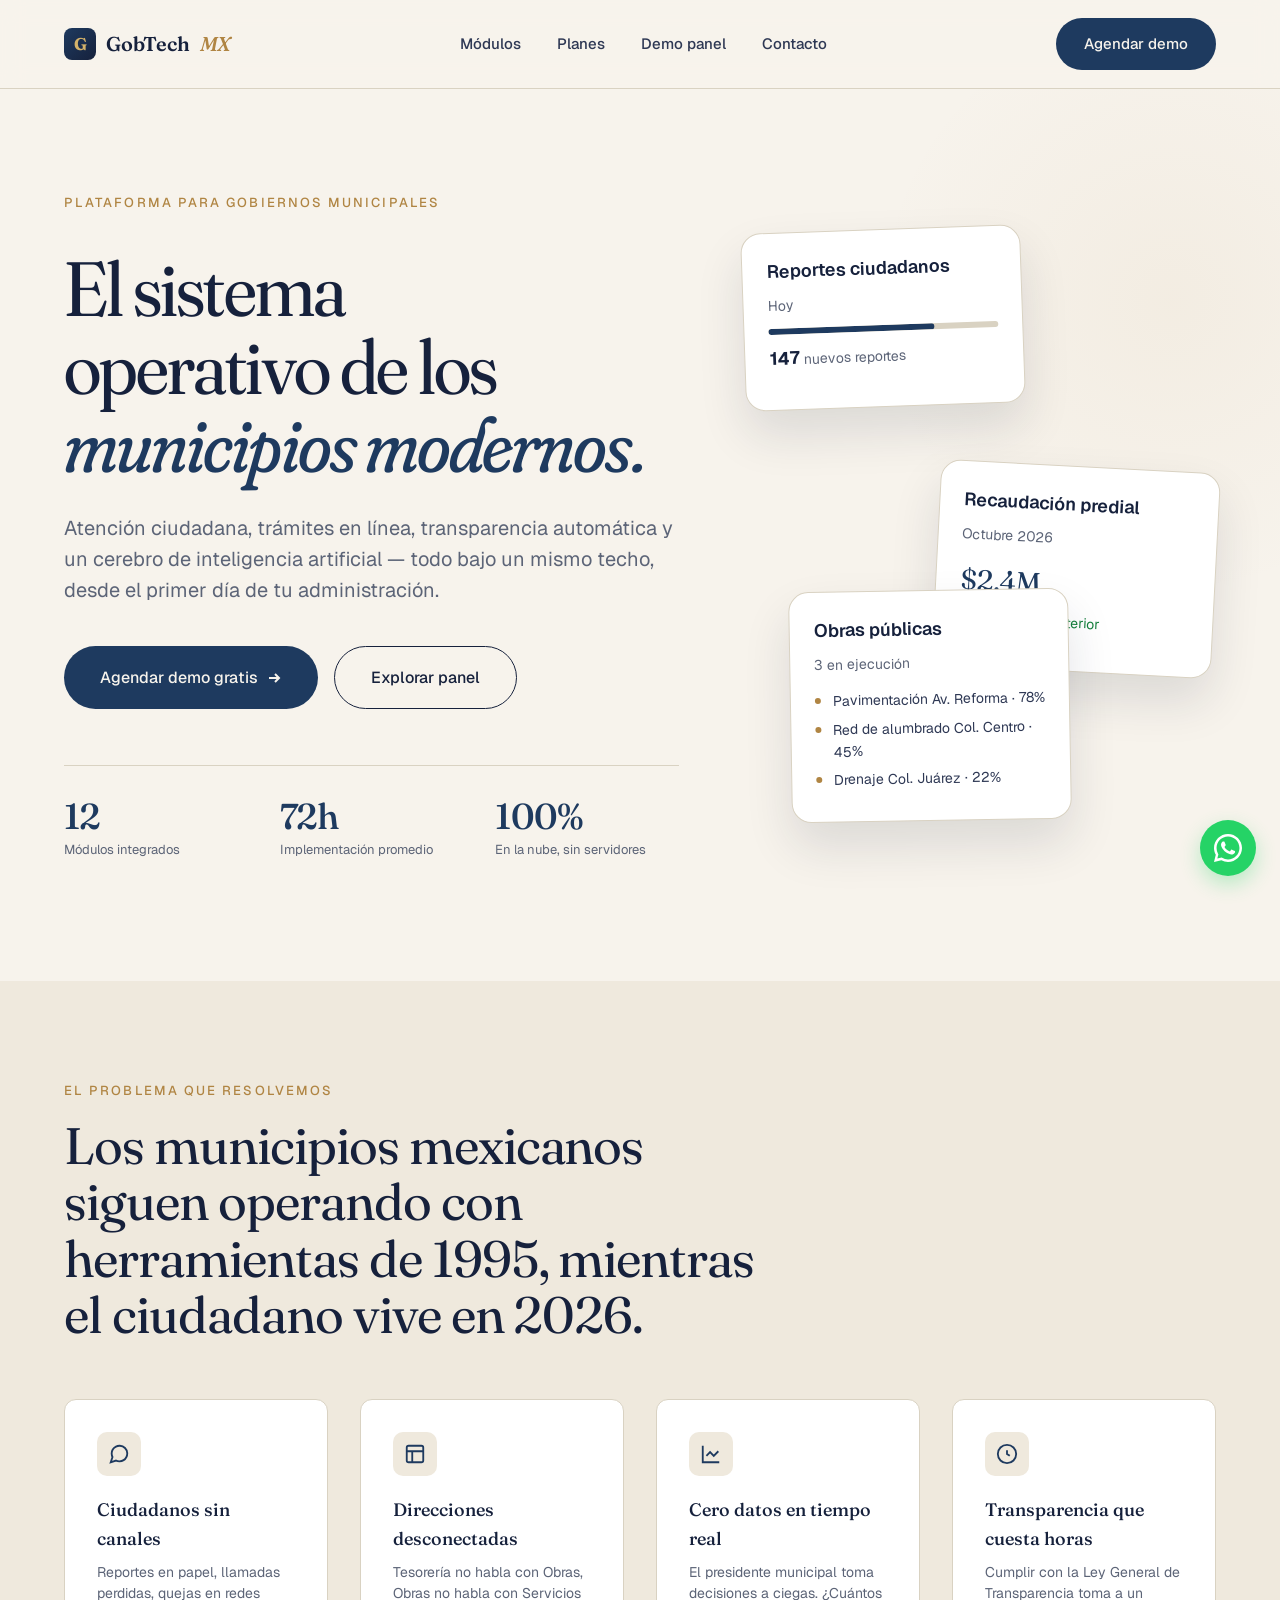
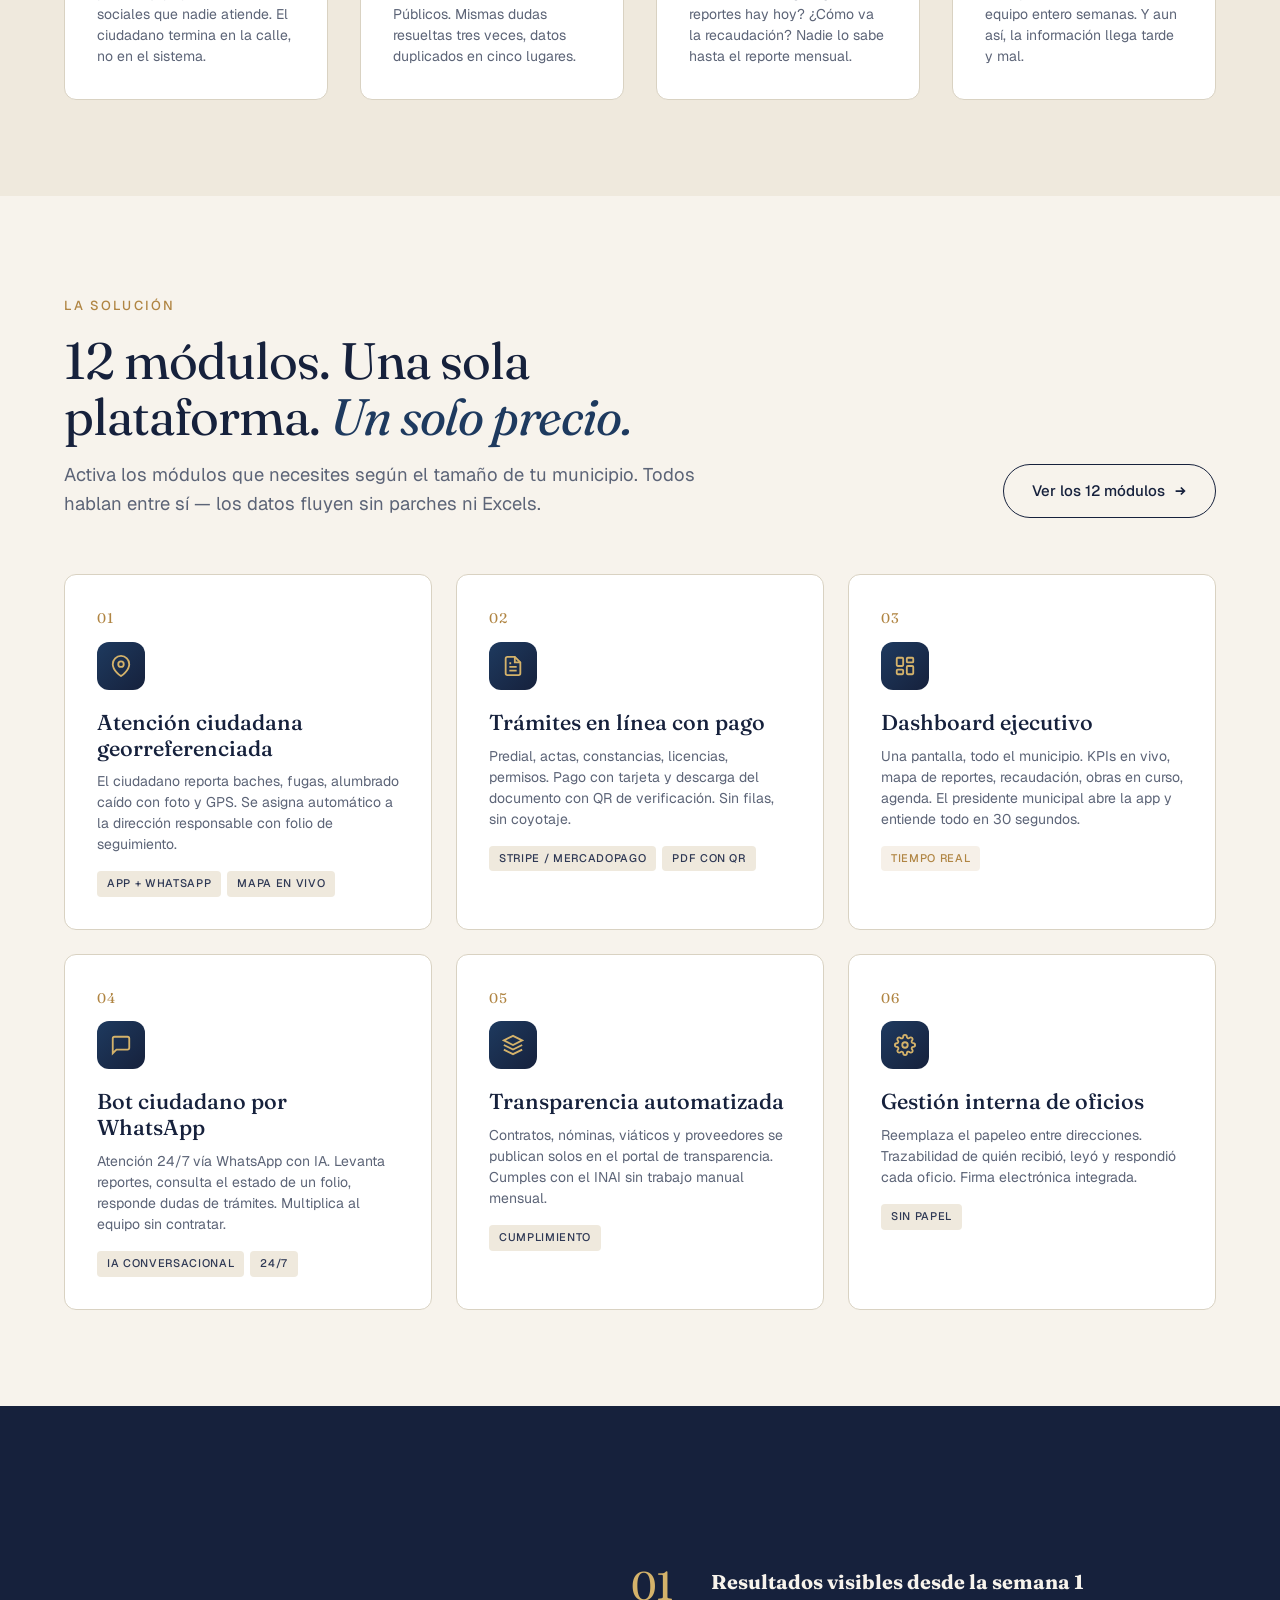
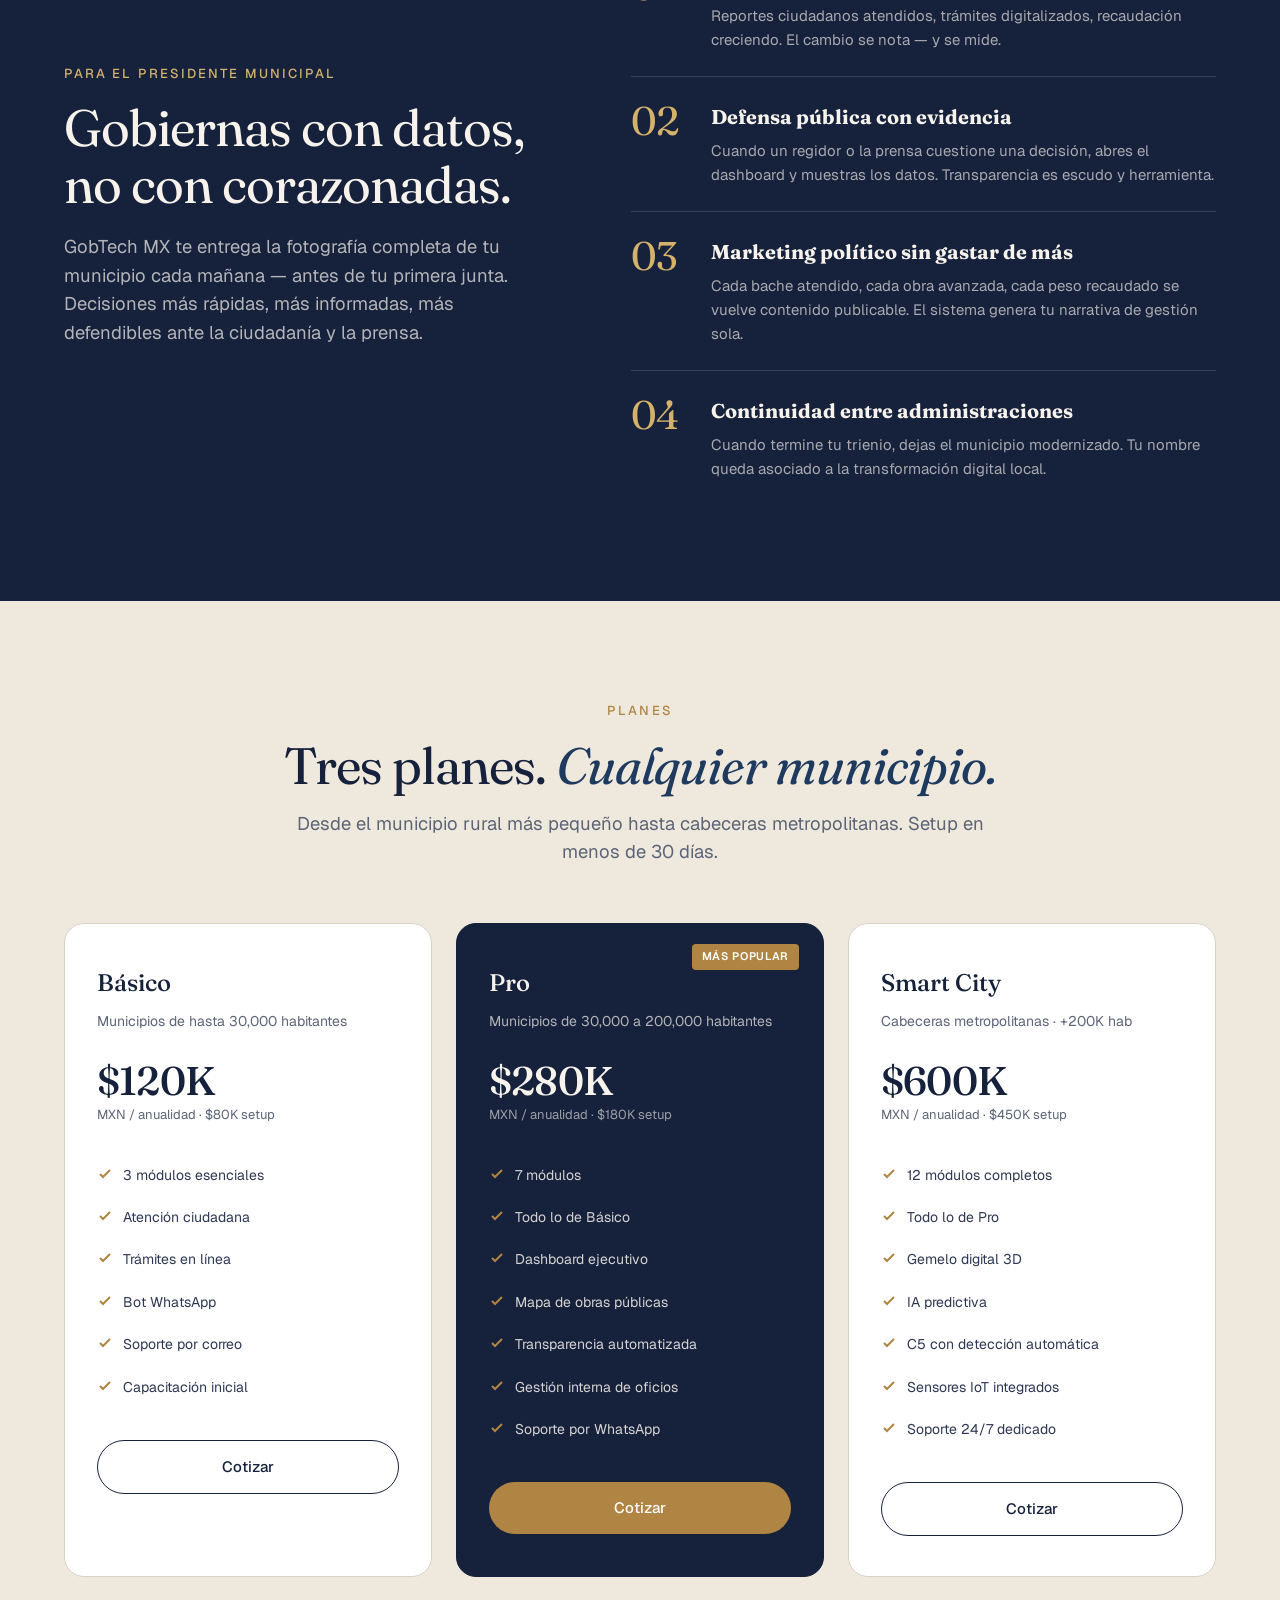
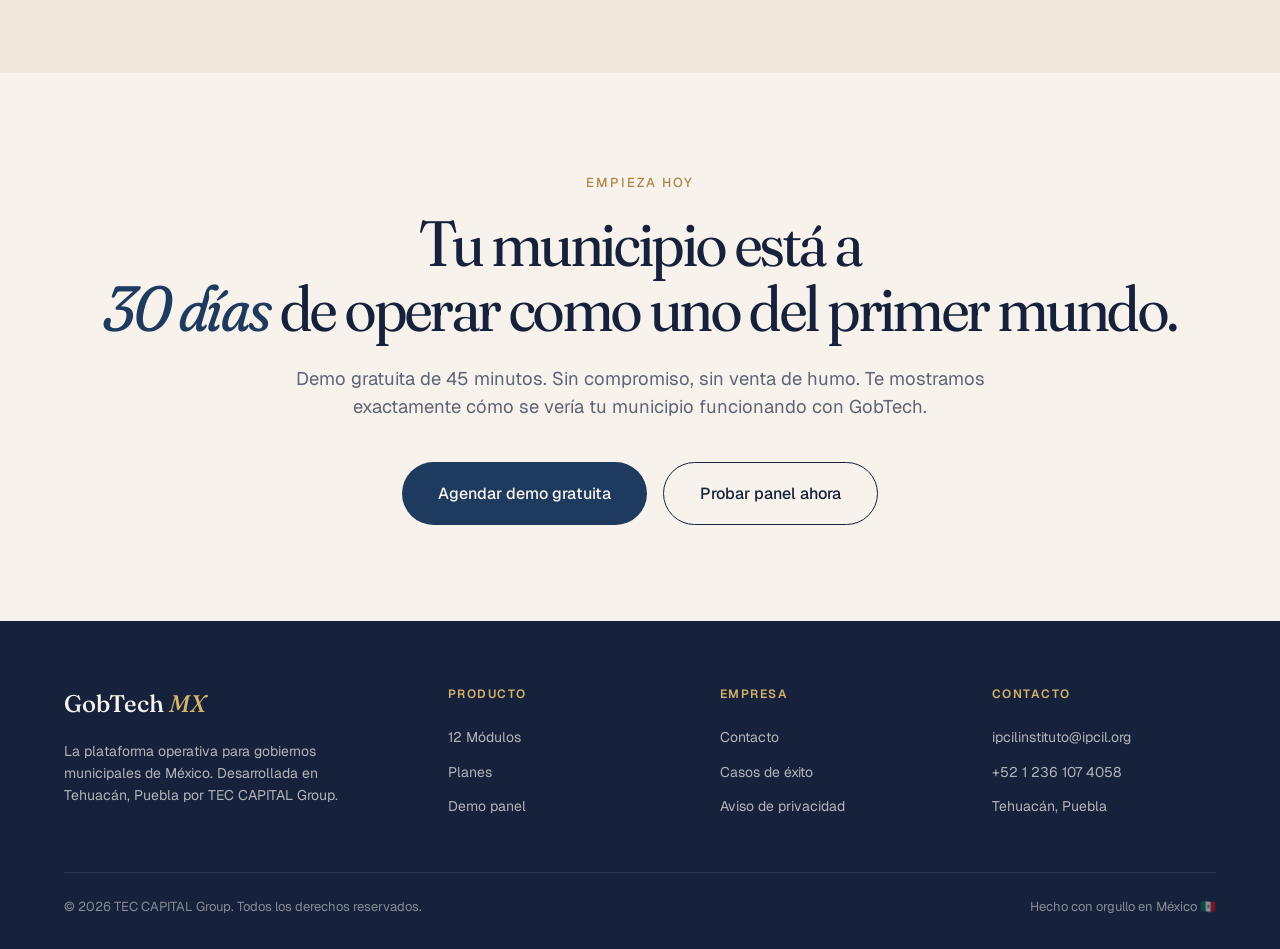
<file: index.html>
<!DOCTYPE html>
<html lang="es">
<head>
<meta charset="UTF-8">
<meta name="viewport" content="width=device-width, initial-scale=1.0">
<meta name="description" content="GobTech MX — La plataforma operativa de los municipios del siglo XXI. Atención ciudadana, trámites en línea, transparencia automática e inteligencia artificial para gobiernos locales.">
<title>GobTech MX — El sistema operativo de los municipios modernos</title>

<link rel="preconnect" href="https://fonts.googleapis.com">
<link rel="preconnect" href="https://fonts.gstatic.com" crossorigin>
<link href="https://fonts.googleapis.com/css2?family=Fraunces:ital,opsz,wght@0,9..144,400..700;1,9..144,400..600&family=Geist:wght@400;500;600&display=swap" rel="stylesheet">

<link rel="stylesheet" href="assets/css/styles.css">
</head>
<body>

<!-- ============================================ NAV ============================================ -->
<nav class="nav">
  <div class="nav__inner">
    <a href="index.html" class="brand">
      <span class="brand__mark">G</span>
      GobTech <span style="color: var(--gold); font-style: italic;">MX</span>
    </a>
    <ul class="nav__links">
      <li><a href="modulos.html">Módulos</a></li>
      <li><a href="planes.html">Planes</a></li>
      <li><a href="../gobtech-admin/index.html">Demo panel</a></li>
      <li><a href="contacto.html">Contacto</a></li>
    </ul>
    <div class="nav__cta">
      <a href="contacto.html" class="btn btn--primary">Agendar demo</a>
    </div>
    <button class="nav__toggle" aria-label="Menú">
      <svg width="24" height="24" viewBox="0 0 24 24" fill="none" stroke="currentColor" stroke-width="2"><line x1="3" y1="6" x2="21" y2="6"/><line x1="3" y1="12" x2="21" y2="12"/><line x1="3" y1="18" x2="21" y2="18"/></svg>
    </button>
  </div>
</nav>

<!-- ============================================ HERO ============================================ -->
<section class="hero">
  <div class="container">
    <div class="hero__inner">
      <div class="hero__content">
        <span class="eyebrow">Plataforma para gobiernos municipales</span>
        <h1 class="display hero__title">
          El sistema<br>
          operativo de los<br>
          <em>municipios modernos.</em>
        </h1>
        <p class="lead hero__lead">
          Atención ciudadana, trámites en línea, transparencia automática
          y un cerebro de inteligencia artificial — todo bajo un mismo techo,
          desde el primer día de tu administración.
        </p>
        <div class="hero__actions">
          <a href="contacto.html" class="btn btn--primary btn--lg">
            Agendar demo gratis
            <svg width="16" height="16" viewBox="0 0 16 16" fill="none" stroke="currentColor" stroke-width="2"><path d="M3 8h10M9 4l4 4-4 4"/></svg>
          </a>
          <a href="../gobtech-admin/index.html" class="btn btn--ghost btn--lg">Explorar panel</a>
        </div>
        <div class="hero__stats">
          <div class="stat">
            <div class="stat__num">12</div>
            <div class="stat__label">Módulos integrados</div>
          </div>
          <div class="stat">
            <div class="stat__num">72h</div>
            <div class="stat__label">Implementación promedio</div>
          </div>
          <div class="stat">
            <div class="stat__num">100%</div>
            <div class="stat__label">En la nube, sin servidores</div>
          </div>
        </div>
      </div>

      <div class="hero__visual">
        <div class="hero__card hero__card--1">
          <div class="h4">Reportes ciudadanos</div>
          <p class="small">Hoy</p>
          <div class="mini-bar"><div class="mini-bar__fill" style="width: 72%"></div></div>
          <p class="small" style="margin-top: 10px;"><strong style="color: var(--ink); font-size: 18px;">147</strong> nuevos reportes</p>
        </div>

        <div class="hero__card hero__card--2">
          <div class="h4">Recaudación predial</div>
          <p class="small">Octubre 2026</p>
          <div style="font-family: var(--font-display); font-size: 1.8rem; color: var(--accent); margin: 12px 0 4px; letter-spacing: -0.02em;">$2.4M</div>
          <p class="small" style="color: var(--success);">↑ 18% vs mes anterior</p>
        </div>

        <div class="hero__card hero__card--3">
          <div class="h4">Obras públicas</div>
          <p class="small" style="margin-bottom: 14px;">3 en ejecución</p>
          <ul class="dot-list">
            <li>Pavimentación Av. Reforma · 78%</li>
            <li>Red de alumbrado Col. Centro · 45%</li>
            <li>Drenaje Col. Juárez · 22%</li>
          </ul>
        </div>
      </div>
    </div>
  </div>
</section>

<!-- ============================================ PROBLEMA ============================================ -->
<section class="section section--alt">
  <div class="container">
    <div style="max-width: 720px;">
      <span class="eyebrow">El problema que resolvemos</span>
      <h2 class="h2">Los municipios mexicanos siguen operando con herramientas de 1995, mientras el ciudadano vive en 2026.</h2>
    </div>

    <div class="problemas">
      <div class="problema reveal">
        <div class="problema__icon">
          <svg width="22" height="22" viewBox="0 0 24 24" fill="none" stroke="currentColor" stroke-width="2"><path d="M21 11.5a8.38 8.38 0 0 1-.9 3.8 8.5 8.5 0 0 1-7.6 4.7 8.38 8.38 0 0 1-3.8-.9L3 21l1.9-5.7a8.38 8.38 0 0 1-.9-3.8 8.5 8.5 0 0 1 4.7-7.6 8.38 8.38 0 0 1 3.8-.9h.5a8.48 8.48 0 0 1 8 8v.5z"/></svg>
        </div>
        <h3 class="problema__title">Ciudadanos sin canales</h3>
        <p class="problema__text">Reportes en papel, llamadas perdidas, quejas en redes sociales que nadie atiende. El ciudadano termina en la calle, no en el sistema.</p>
      </div>

      <div class="problema reveal">
        <div class="problema__icon">
          <svg width="22" height="22" viewBox="0 0 24 24" fill="none" stroke="currentColor" stroke-width="2"><rect x="3" y="3" width="18" height="18" rx="2"/><path d="M3 9h18M9 21V9"/></svg>
        </div>
        <h3 class="problema__title">Direcciones desconectadas</h3>
        <p class="problema__text">Tesorería no habla con Obras, Obras no habla con Servicios Públicos. Mismas dudas resueltas tres veces, datos duplicados en cinco lugares.</p>
      </div>

      <div class="problema reveal">
        <div class="problema__icon">
          <svg width="22" height="22" viewBox="0 0 24 24" fill="none" stroke="currentColor" stroke-width="2"><path d="M3 3v18h18"/><path d="M7 14l4-4 4 4 5-5"/></svg>
        </div>
        <h3 class="problema__title">Cero datos en tiempo real</h3>
        <p class="problema__text">El presidente municipal toma decisiones a ciegas. ¿Cuántos reportes hay hoy? ¿Cómo va la recaudación? Nadie lo sabe hasta el reporte mensual.</p>
      </div>

      <div class="problema reveal">
        <div class="problema__icon">
          <svg width="22" height="22" viewBox="0 0 24 24" fill="none" stroke="currentColor" stroke-width="2"><circle cx="12" cy="12" r="10"/><path d="M12 8v4l3 2"/></svg>
        </div>
        <h3 class="problema__title">Transparencia que cuesta horas</h3>
        <p class="problema__text">Cumplir con la Ley General de Transparencia toma a un equipo entero semanas. Y aun así, la información llega tarde y mal.</p>
      </div>
    </div>
  </div>
</section>

<!-- ============================================ SOLUCION / MODULOS ============================================ -->
<section class="section">
  <div class="container">
    <div style="display: flex; justify-content: space-between; align-items: flex-end; flex-wrap: wrap; gap: 24px;">
      <div style="max-width: 640px;">
        <span class="eyebrow">La solución</span>
        <h2 class="h2">12 módulos. Una sola plataforma. <em style="font-style: italic; color: var(--accent); font-family: var(--font-display);">Un solo precio.</em></h2>
        <p class="lead" style="margin-top: 16px;">
          Activa los módulos que necesites según el tamaño de tu municipio.
          Todos hablan entre sí — los datos fluyen sin parches ni Excels.
        </p>
      </div>
      <a href="modulos.html" class="btn btn--ghost">Ver los 12 módulos
        <svg width="14" height="14" viewBox="0 0 16 16" fill="none" stroke="currentColor" stroke-width="2"><path d="M3 8h10M9 4l4 4-4 4"/></svg>
      </a>
    </div>

    <div class="modulos-grid">
      <div class="modulo reveal">
        <div class="modulo__num">01</div>
        <div class="modulo__icon">
          <svg width="22" height="22" viewBox="0 0 24 24" fill="none" stroke="currentColor" stroke-width="2"><path d="M21 10c0 7-9 13-9 13s-9-6-9-13a9 9 0 0 1 18 0z"/><circle cx="12" cy="10" r="3"/></svg>
        </div>
        <h3 class="modulo__title">Atención ciudadana georreferenciada</h3>
        <p class="modulo__desc">El ciudadano reporta baches, fugas, alumbrado caído con foto y GPS. Se asigna automático a la dirección responsable con folio de seguimiento.</p>
        <div class="modulo__tags">
          <span class="tag">App + WhatsApp</span>
          <span class="tag">Mapa en vivo</span>
        </div>
      </div>

      <div class="modulo reveal">
        <div class="modulo__num">02</div>
        <div class="modulo__icon">
          <svg width="22" height="22" viewBox="0 0 24 24" fill="none" stroke="currentColor" stroke-width="2"><path d="M14 2H6a2 2 0 0 0-2 2v16a2 2 0 0 0 2 2h12a2 2 0 0 0 2-2V8z"/><path d="M14 2v6h6M16 13H8M16 17H8M10 9H8"/></svg>
        </div>
        <h3 class="modulo__title">Trámites en línea con pago</h3>
        <p class="modulo__desc">Predial, actas, constancias, licencias, permisos. Pago con tarjeta y descarga del documento con QR de verificación. Sin filas, sin coyotaje.</p>
        <div class="modulo__tags">
          <span class="tag">Stripe / MercadoPago</span>
          <span class="tag">PDF con QR</span>
        </div>
      </div>

      <div class="modulo reveal">
        <div class="modulo__num">03</div>
        <div class="modulo__icon">
          <svg width="22" height="22" viewBox="0 0 24 24" fill="none" stroke="currentColor" stroke-width="2"><rect x="3" y="3" width="7" height="9" rx="1"/><rect x="14" y="3" width="7" height="5" rx="1"/><rect x="14" y="12" width="7" height="9" rx="1"/><rect x="3" y="16" width="7" height="5" rx="1"/></svg>
        </div>
        <h3 class="modulo__title">Dashboard ejecutivo</h3>
        <p class="modulo__desc">Una pantalla, todo el municipio. KPIs en vivo, mapa de reportes, recaudación, obras en curso, agenda. El presidente municipal abre la app y entiende todo en 30 segundos.</p>
        <div class="modulo__tags">
          <span class="tag tag--gold">Tiempo real</span>
        </div>
      </div>

      <div class="modulo reveal">
        <div class="modulo__num">04</div>
        <div class="modulo__icon">
          <svg width="22" height="22" viewBox="0 0 24 24" fill="none" stroke="currentColor" stroke-width="2"><path d="M21 15a2 2 0 0 1-2 2H7l-4 4V5a2 2 0 0 1 2-2h14a2 2 0 0 1 2 2z"/></svg>
        </div>
        <h3 class="modulo__title">Bot ciudadano por WhatsApp</h3>
        <p class="modulo__desc">Atención 24/7 vía WhatsApp con IA. Levanta reportes, consulta el estado de un folio, responde dudas de trámites. Multiplica al equipo sin contratar.</p>
        <div class="modulo__tags">
          <span class="tag">IA conversacional</span>
          <span class="tag">24/7</span>
        </div>
      </div>

      <div class="modulo reveal">
        <div class="modulo__num">05</div>
        <div class="modulo__icon">
          <svg width="22" height="22" viewBox="0 0 24 24" fill="none" stroke="currentColor" stroke-width="2"><path d="M12 2L2 7l10 5 10-5-10-5zM2 17l10 5 10-5M2 12l10 5 10-5"/></svg>
        </div>
        <h3 class="modulo__title">Transparencia automatizada</h3>
        <p class="modulo__desc">Contratos, nóminas, viáticos y proveedores se publican solos en el portal de transparencia. Cumples con el INAI sin trabajo manual mensual.</p>
        <div class="modulo__tags">
          <span class="tag">Cumplimiento</span>
        </div>
      </div>

      <div class="modulo reveal">
        <div class="modulo__num">06</div>
        <div class="modulo__icon">
          <svg width="22" height="22" viewBox="0 0 24 24" fill="none" stroke="currentColor" stroke-width="2"><circle cx="12" cy="12" r="3"/><path d="M19.4 15a1.65 1.65 0 0 0 .33 1.82l.06.06a2 2 0 0 1 0 2.83 2 2 0 0 1-2.83 0l-.06-.06a1.65 1.65 0 0 0-1.82-.33 1.65 1.65 0 0 0-1 1.51V21a2 2 0 0 1-4 0v-.09A1.65 1.65 0 0 0 9 19.4a1.65 1.65 0 0 0-1.82.33l-.06.06a2 2 0 0 1-2.83 0 2 2 0 0 1 0-2.83l.06-.06a1.65 1.65 0 0 0 .33-1.82 1.65 1.65 0 0 0-1.51-1H3a2 2 0 0 1 0-4h.09A1.65 1.65 0 0 0 4.6 9a1.65 1.65 0 0 0-.33-1.82l-.06-.06a2 2 0 0 1 0-2.83 2 2 0 0 1 2.83 0l.06.06a1.65 1.65 0 0 0 1.82.33H9a1.65 1.65 0 0 0 1-1.51V3a2 2 0 0 1 4 0v.09a1.65 1.65 0 0 0 1 1.51 1.65 1.65 0 0 0 1.82-.33l.06-.06a2 2 0 0 1 2.83 0 2 2 0 0 1 0 2.83l-.06.06a1.65 1.65 0 0 0-.33 1.82V9a1.65 1.65 0 0 0 1.51 1H21a2 2 0 0 1 0 4h-.09a1.65 1.65 0 0 0-1.51 1z"/></svg>
        </div>
        <h3 class="modulo__title">Gestión interna de oficios</h3>
        <p class="modulo__desc">Reemplaza el papeleo entre direcciones. Trazabilidad de quién recibió, leyó y respondió cada oficio. Firma electrónica integrada.</p>
        <div class="modulo__tags">
          <span class="tag">Sin papel</span>
        </div>
      </div>
    </div>
  </div>
</section>

<!-- ============================================ BENEFICIOS ALCALDE ============================================ -->
<section class="section section--dark">
  <div class="container">
    <div class="beneficios">
      <div>
        <span class="eyebrow">Para el presidente municipal</span>
        <h2 class="h2" style="color: #F7F3EC;">Gobiernas con datos, no con corazonadas.</h2>
        <p class="lead" style="margin-top: 20px; color: rgba(247, 243, 236, 0.7);">
          GobTech MX te entrega la fotografía completa de tu municipio cada
          mañana — antes de tu primera junta. Decisiones más rápidas, más
          informadas, más defendibles ante la ciudadanía y la prensa.
        </p>
      </div>

      <ul class="beneficios__list">
        <li>
          <div class="beneficio__num">01</div>
          <div class="beneficio__body">
            <h4>Resultados visibles desde la semana 1</h4>
            <p>Reportes ciudadanos atendidos, trámites digitalizados, recaudación creciendo. El cambio se nota — y se mide.</p>
          </div>
        </li>
        <li>
          <div class="beneficio__num">02</div>
          <div class="beneficio__body">
            <h4>Defensa pública con evidencia</h4>
            <p>Cuando un regidor o la prensa cuestione una decisión, abres el dashboard y muestras los datos. Transparencia es escudo y herramienta.</p>
          </div>
        </li>
        <li>
          <div class="beneficio__num">03</div>
          <div class="beneficio__body">
            <h4>Marketing político sin gastar de más</h4>
            <p>Cada bache atendido, cada obra avanzada, cada peso recaudado se vuelve contenido publicable. El sistema genera tu narrativa de gestión sola.</p>
          </div>
        </li>
        <li>
          <div class="beneficio__num">04</div>
          <div class="beneficio__body">
            <h4>Continuidad entre administraciones</h4>
            <p>Cuando termine tu trienio, dejas el municipio modernizado. Tu nombre queda asociado a la transformación digital local.</p>
          </div>
        </li>
      </ul>
    </div>
  </div>
</section>

<!-- ============================================ PLANES ============================================ -->
<section class="section section--alt">
  <div class="container">
    <div style="text-align: center; max-width: 720px; margin: 0 auto;">
      <span class="eyebrow">Planes</span>
      <h2 class="h2">Tres planes. <em style="font-style: italic; color: var(--accent); font-family: var(--font-display);">Cualquier municipio.</em></h2>
      <p class="lead" style="margin: 16px auto 0;">
        Desde el municipio rural más pequeño hasta cabeceras metropolitanas.
        Setup en menos de 30 días.
      </p>
    </div>

    <div class="planes">
      <div class="plan reveal">
        <h3 class="plan__name">Básico</h3>
        <p class="plan__desc">Municipios de hasta 30,000 habitantes</p>
        <div class="plan__price">$120K</div>
        <div class="plan__period">MXN / anualidad · $80K setup</div>
        <ul class="plan__features">
          <li>3 módulos esenciales</li>
          <li>Atención ciudadana</li>
          <li>Trámites en línea</li>
          <li>Bot WhatsApp</li>
          <li>Soporte por correo</li>
          <li>Capacitación inicial</li>
        </ul>
        <a href="contacto.html" class="btn btn--ghost" style="width: 100%;">Cotizar</a>
      </div>

      <div class="plan plan--featured reveal">
        <div class="plan__badge">Más popular</div>
        <h3 class="plan__name">Pro</h3>
        <p class="plan__desc">Municipios de 30,000 a 200,000 habitantes</p>
        <div class="plan__price">$280K</div>
        <div class="plan__period">MXN / anualidad · $180K setup</div>
        <ul class="plan__features">
          <li>7 módulos</li>
          <li>Todo lo de Básico</li>
          <li>Dashboard ejecutivo</li>
          <li>Mapa de obras públicas</li>
          <li>Transparencia automatizada</li>
          <li>Gestión interna de oficios</li>
          <li>Soporte por WhatsApp</li>
        </ul>
        <a href="contacto.html" class="btn btn--gold" style="width: 100%;">Cotizar</a>
      </div>

      <div class="plan reveal">
        <h3 class="plan__name">Smart City</h3>
        <p class="plan__desc">Cabeceras metropolitanas · +200K hab</p>
        <div class="plan__price">$600K</div>
        <div class="plan__period">MXN / anualidad · $450K setup</div>
        <ul class="plan__features">
          <li>12 módulos completos</li>
          <li>Todo lo de Pro</li>
          <li>Gemelo digital 3D</li>
          <li>IA predictiva</li>
          <li>C5 con detección automática</li>
          <li>Sensores IoT integrados</li>
          <li>Soporte 24/7 dedicado</li>
        </ul>
        <a href="contacto.html" class="btn btn--ghost" style="width: 100%;">Cotizar</a>
      </div>
    </div>
  </div>
</section>

<!-- ============================================ CTA FINAL ============================================ -->
<section class="cta-final">
  <div class="container">
    <span class="eyebrow">Empieza hoy</span>
    <h2 class="display" style="font-size: clamp(2.25rem, 5vw, 4rem);">
      Tu municipio está a<br>
      <em style="font-style: italic; color: var(--accent); font-family: var(--font-display);">30 días</em> de operar como uno del primer mundo.
    </h2>
    <p class="lead" style="margin: 24px auto 40px;">
      Demo gratuita de 45 minutos. Sin compromiso, sin venta de humo.
      Te mostramos exactamente cómo se vería tu municipio funcionando con GobTech.
    </p>
    <div class="cta-final__actions">
      <a href="contacto.html" class="btn btn--primary btn--lg">Agendar demo gratuita</a>
      <a href="../gobtech-admin/index.html" class="btn btn--ghost btn--lg">Probar panel ahora</a>
    </div>
  </div>
</section>

<!-- ============================================ FOOTER ============================================ -->
<footer class="footer">
  <div class="container">
    <div class="footer__grid">
      <div>
        <div class="footer__brand">GobTech <em style="color: var(--gold-soft); font-style: italic;">MX</em></div>
        <p style="max-width: 320px; font-size: 14px;">La plataforma operativa para gobiernos municipales de México. Desarrollada en Tehuacán, Puebla por TEC CAPITAL Group.</p>
      </div>
      <div class="footer__col">
        <h5>Producto</h5>
        <ul>
          <li><a href="modulos.html">12 Módulos</a></li>
          <li><a href="planes.html">Planes</a></li>
          <li><a href="../gobtech-admin/index.html">Demo panel</a></li>
        </ul>
      </div>
      <div class="footer__col">
        <h5>Empresa</h5>
        <ul>
          <li><a href="contacto.html">Contacto</a></li>
          <li><a href="#">Casos de éxito</a></li>
          <li><a href="#">Aviso de privacidad</a></li>
        </ul>
      </div>
      <div class="footer__col">
        <h5>Contacto</h5>
        <ul>
          <li><a href="mailto:ipcilinstituto@ipcil.org">ipcilinstituto@ipcil.org</a></li>
          <li><a href="https://wa.me/5212361074058">+52 1 236 107 4058</a></li>
          <li>Tehuacán, Puebla</li>
        </ul>
      </div>
    </div>
    <div class="footer__bottom">
      <div>© <span id="year">2026</span> TEC CAPITAL Group. Todos los derechos reservados.</div>
      <div>Hecho con orgullo en México 🇲🇽</div>
    </div>
  </div>
</footer>

<!-- WhatsApp flotante -->
<a href="https://wa.me/5212361074058?text=Hola%2C%20me%20interesa%20conocer%20GobTech%20MX" target="_blank" class="wa-float" aria-label="WhatsApp">
  <svg width="28" height="28" viewBox="0 0 24 24" fill="white">
    <path d="M17.472 14.382c-.297-.149-1.758-.867-2.03-.967-.273-.099-.471-.148-.67.15-.197.297-.767.966-.94 1.164-.173.199-.347.223-.644.075-.297-.15-1.255-.463-2.39-1.475-.883-.788-1.48-1.761-1.653-2.059-.173-.297-.018-.458.13-.606.134-.133.298-.347.446-.52.149-.174.198-.298.298-.497.099-.198.05-.371-.025-.52-.075-.149-.669-1.612-.916-2.207-.242-.579-.487-.5-.669-.51-.173-.008-.371-.01-.57-.01-.198 0-.52.074-.792.372-.272.297-1.04 1.016-1.04 2.479 0 1.462 1.065 2.875 1.213 3.074.149.198 2.096 3.2 5.077 4.487.709.306 1.262.489 1.694.625.712.227 1.36.195 1.871.118.571-.085 1.758-.719 2.006-1.413.248-.694.248-1.289.173-1.413-.074-.124-.272-.198-.57-.347z"/>
    <path d="M12 0C5.373 0 0 5.373 0 12c0 2.138.563 4.14 1.535 5.874L0 24l6.29-1.508A11.95 11.95 0 0012 24c6.627 0 12-5.373 12-12S18.627 0 12 0zm0 21.818a9.814 9.814 0 01-5.058-1.4l-.361-.214-3.735.896.944-3.653-.235-.374A9.817 9.817 0 012.182 12C2.182 6.57 6.57 2.182 12 2.182S21.818 6.57 21.818 12 17.43 21.818 12 21.818z"/>
  </svg>
</a>

<script src="assets/js/main.js"></script>
</body>
</html>
</file>
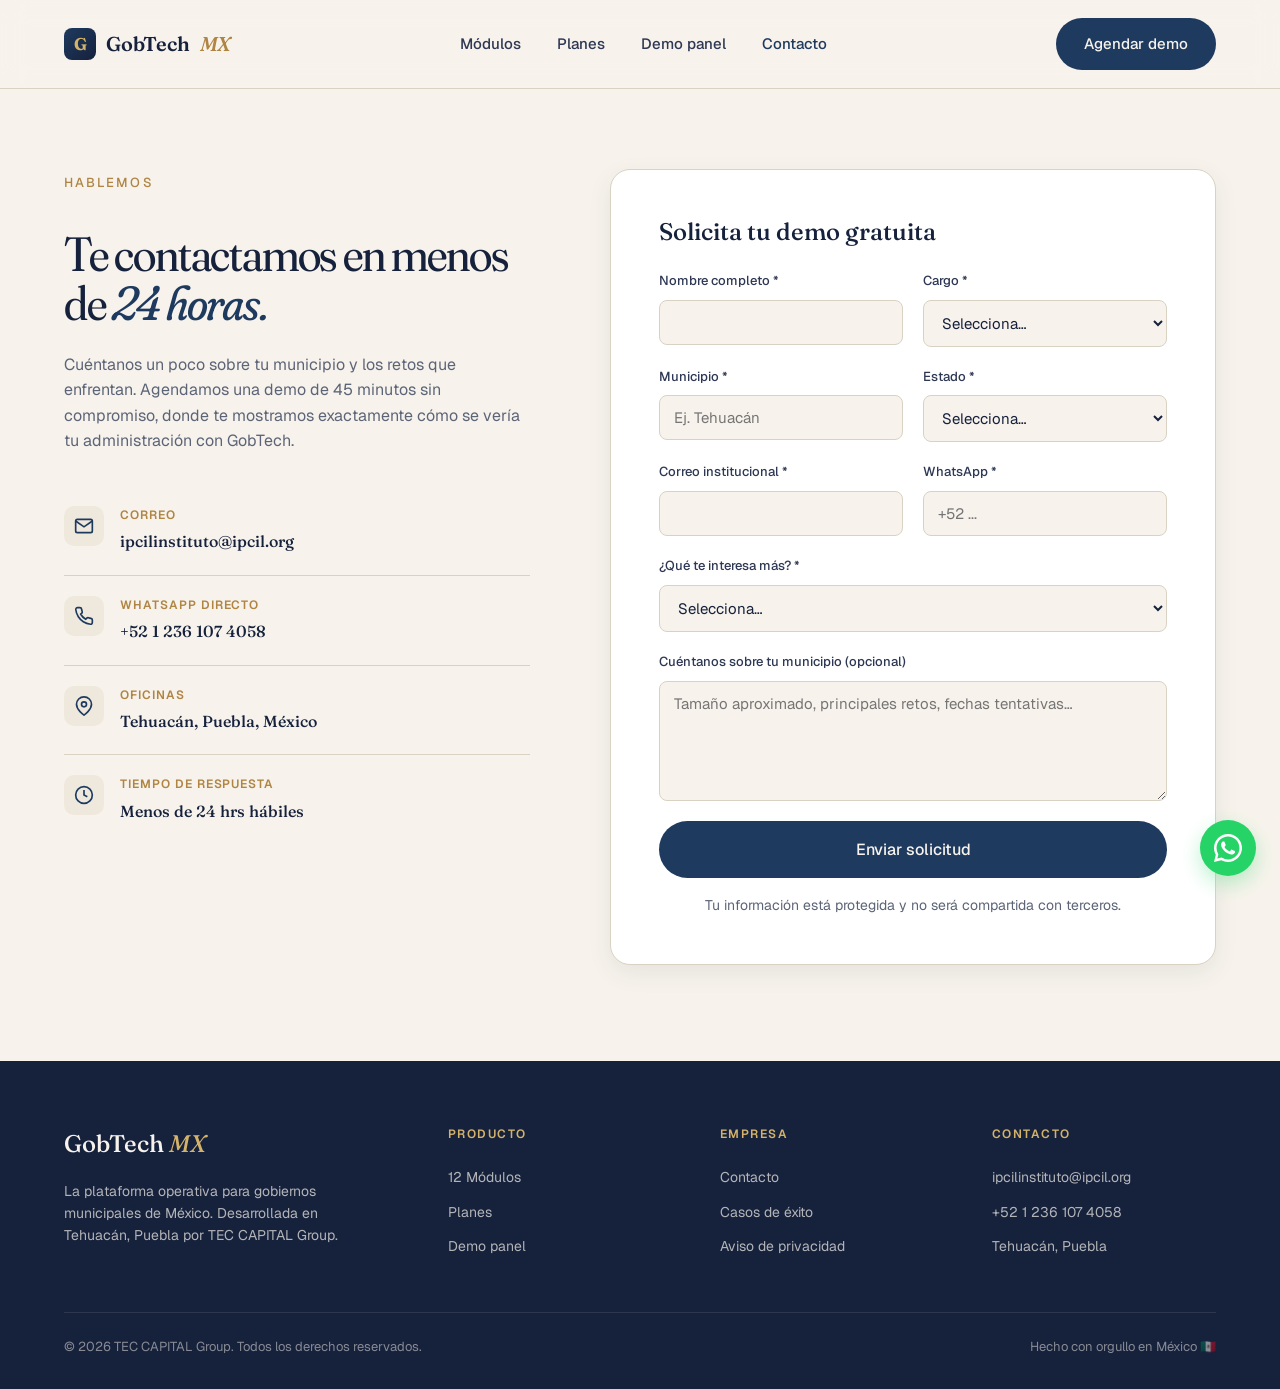
<file: contacto.html>
<!DOCTYPE html>
<html lang="es">
<head>
<meta charset="UTF-8">
<meta name="viewport" content="width=device-width, initial-scale=1.0">
<title>Contacto · GobTech MX</title>
<link rel="preconnect" href="https://fonts.googleapis.com">
<link rel="preconnect" href="https://fonts.gstatic.com" crossorigin>
<link href="https://fonts.googleapis.com/css2?family=Fraunces:ital,opsz,wght@0,9..144,400..700;1,9..144,400..600&family=Geist:wght@400;500;600&display=swap" rel="stylesheet">
<link rel="stylesheet" href="assets/css/styles.css">
<style>
  .contacto-grid {
    display: grid;
    grid-template-columns: 1fr 1.3fr;
    gap: 80px;
    align-items: start;
  }
  .contacto-info h2 {
    margin-bottom: 24px;
  }
  .contacto-info p {
    color: var(--muted);
    margin-bottom: 32px;
    line-height: 1.6;
  }
  .info-item {
    display: flex;
    gap: 16px;
    padding: 20px 0;
    border-bottom: 1px solid var(--line);
  }
  .info-item:last-child { border-bottom: none; }
  .info-icon {
    width: 40px;
    height: 40px;
    border-radius: 10px;
    background: var(--bg-alt);
    color: var(--accent);
    display: flex;
    align-items: center;
    justify-content: center;
    flex-shrink: 0;
  }
  .info-label {
    font-size: 12px;
    text-transform: uppercase;
    letter-spacing: 0.08em;
    color: var(--gold);
    margin-bottom: 4px;
    font-weight: 600;
  }
  .info-value {
    font-family: var(--font-display);
    font-weight: 500;
    color: var(--ink);
  }
  .info-value a { color: var(--ink); }
  .info-value a:hover { color: var(--accent); }

  @media (max-width: 880px) {
    .contacto-grid { grid-template-columns: 1fr; gap: 48px; }
  }
</style>
</head>
<body>

<nav class="nav">
  <div class="nav__inner">
    <a href="index.html" class="brand"><span class="brand__mark">G</span>GobTech <span style="color: var(--gold); font-style: italic;">MX</span></a>
    <ul class="nav__links">
      <li><a href="modulos.html">Módulos</a></li>
      <li><a href="planes.html">Planes</a></li>
      <li><a href="../gobtech-admin/index.html">Demo panel</a></li>
      <li><a href="contacto.html" style="color: var(--accent);">Contacto</a></li>
    </ul>
    <div class="nav__cta"><a href="contacto.html" class="btn btn--primary">Agendar demo</a></div>
    <button class="nav__toggle" aria-label="Menú"><svg width="24" height="24" viewBox="0 0 24 24" fill="none" stroke="currentColor" stroke-width="2"><line x1="3" y1="6" x2="21" y2="6"/><line x1="3" y1="12" x2="21" y2="12"/><line x1="3" y1="18" x2="21" y2="18"/></svg></button>
  </div>
</nav>

<section class="section" style="padding-top: 80px;">
  <div class="container">
    <div class="contacto-grid">

      <div class="contacto-info">
        <span class="eyebrow">Hablemos</span>
        <h2 class="display" style="font-size: clamp(2rem, 4vw, 3rem); margin-top: 20px;">Te contactamos en menos de <em style="font-style: italic; color: var(--accent); font-family: var(--font-display);">24 horas.</em></h2>
        <p style="margin-top: 24px;">Cuéntanos un poco sobre tu municipio y los retos que enfrentan. Agendamos una demo de 45 minutos sin compromiso, donde te mostramos exactamente cómo se vería tu administración con GobTech.</p>

        <div class="info-item">
          <div class="info-icon"><svg width="20" height="20" viewBox="0 0 24 24" fill="none" stroke="currentColor" stroke-width="2"><path d="M4 4h16c1.1 0 2 .9 2 2v12c0 1.1-.9 2-2 2H4c-1.1 0-2-.9-2-2V6c0-1.1.9-2 2-2z"/><path d="M22 6l-10 7L2 6"/></svg></div>
          <div>
            <div class="info-label">Correo</div>
            <div class="info-value"><a href="mailto:ipcilinstituto@ipcil.org">ipcilinstituto@ipcil.org</a></div>
          </div>
        </div>

        <div class="info-item">
          <div class="info-icon"><svg width="20" height="20" viewBox="0 0 24 24" fill="none" stroke="currentColor" stroke-width="2"><path d="M22 16.92v3a2 2 0 0 1-2.18 2 19.79 19.79 0 0 1-8.63-3.07 19.5 19.5 0 0 1-6-6 19.79 19.79 0 0 1-3.07-8.67A2 2 0 0 1 4.11 2h3a2 2 0 0 1 2 1.72 12.84 12.84 0 0 0 .7 2.81 2 2 0 0 1-.45 2.11L8.09 9.91a16 16 0 0 0 6 6l1.27-1.27a2 2 0 0 1 2.11-.45 12.84 12.84 0 0 0 2.81.7A2 2 0 0 1 22 16.92z"/></svg></div>
          <div>
            <div class="info-label">WhatsApp directo</div>
            <div class="info-value"><a href="https://wa.me/5212361074058">+52 1 236 107 4058</a></div>
          </div>
        </div>

        <div class="info-item">
          <div class="info-icon"><svg width="20" height="20" viewBox="0 0 24 24" fill="none" stroke="currentColor" stroke-width="2"><path d="M21 10c0 7-9 13-9 13s-9-6-9-13a9 9 0 0 1 18 0z"/><circle cx="12" cy="10" r="3"/></svg></div>
          <div>
            <div class="info-label">Oficinas</div>
            <div class="info-value">Tehuacán, Puebla, México</div>
          </div>
        </div>

        <div class="info-item">
          <div class="info-icon"><svg width="20" height="20" viewBox="0 0 24 24" fill="none" stroke="currentColor" stroke-width="2"><circle cx="12" cy="12" r="10"/><path d="M12 6v6l4 2"/></svg></div>
          <div>
            <div class="info-label">Tiempo de respuesta</div>
            <div class="info-value">Menos de 24 hrs hábiles</div>
          </div>
        </div>
      </div>

      <div class="form-card">
        <h3 class="h3" style="margin-bottom: 24px;">Solicita tu demo gratuita</h3>
        <form id="contacto-form">
          <div class="form-grid">
            <div class="form-group">
              <label for="nombre">Nombre completo *</label>
              <input type="text" id="nombre" name="nombre" required>
            </div>
            <div class="form-group">
              <label for="cargo">Cargo *</label>
              <select id="cargo" name="cargo" required>
                <option value="">Selecciona…</option>
                <option>Presidente Municipal</option>
                <option>Secretario Particular</option>
                <option>Oficial Mayor</option>
                <option>Regidor de Tecnología</option>
                <option>Director de Desarrollo</option>
                <option>Director Administrativo</option>
                <option>Tesorero Municipal</option>
                <option>Otro funcionario</option>
                <option>Asesor / Consultor</option>
              </select>
            </div>
            <div class="form-group">
              <label for="municipio">Municipio *</label>
              <input type="text" id="municipio" name="municipio" placeholder="Ej. Tehuacán" required>
            </div>
            <div class="form-group">
              <label for="estado">Estado *</label>
              <select id="estado" name="estado" required>
                <option value="">Selecciona…</option>
                <option>Aguascalientes</option><option>Baja California</option><option>Baja California Sur</option><option>Campeche</option><option>Chiapas</option><option>Chihuahua</option><option>Ciudad de México</option><option>Coahuila</option><option>Colima</option><option>Durango</option><option>Estado de México</option><option>Guanajuato</option><option>Guerrero</option><option>Hidalgo</option><option>Jalisco</option><option>Michoacán</option><option>Morelos</option><option>Nayarit</option><option>Nuevo León</option><option>Oaxaca</option><option>Puebla</option><option>Querétaro</option><option>Quintana Roo</option><option>San Luis Potosí</option><option>Sinaloa</option><option>Sonora</option><option>Tabasco</option><option>Tamaulipas</option><option>Tlaxcala</option><option>Veracruz</option><option>Yucatán</option><option>Zacatecas</option>
              </select>
            </div>
            <div class="form-group">
              <label for="email">Correo institucional *</label>
              <input type="email" id="email" name="email" required>
            </div>
            <div class="form-group">
              <label for="telefono">WhatsApp *</label>
              <input type="tel" id="telefono" name="telefono" placeholder="+52 ..." required>
            </div>
            <div class="form-group form-group--full">
              <label for="interes">¿Qué te interesa más? *</label>
              <select id="interes" name="interes" required>
                <option value="">Selecciona…</option>
                <option>Plan Básico (3 módulos)</option>
                <option>Plan Pro (7 módulos)</option>
                <option>Plan Smart City (12 módulos)</option>
                <option>Sólo quiero conocer la plataforma</option>
                <option>Tengo un proyecto específico</option>
              </select>
            </div>
            <div class="form-group form-group--full">
              <label for="mensaje">Cuéntanos sobre tu municipio (opcional)</label>
              <textarea id="mensaje" name="mensaje" placeholder="Tamaño aproximado, principales retos, fechas tentativas…"></textarea>
            </div>
          </div>
          <button type="submit" class="btn btn--primary btn--lg" style="width: 100%;">Enviar solicitud</button>
          <p class="small" style="margin-top: 16px; text-align: center;">Tu información está protegida y no será compartida con terceros.</p>
        </form>
      </div>

    </div>
  </div>
</section>

<footer class="footer">
  <div class="container">
    <div class="footer__grid">
      <div>
        <div class="footer__brand">GobTech <em style="color: var(--gold-soft); font-style: italic;">MX</em></div>
        <p style="max-width: 320px; font-size: 14px;">La plataforma operativa para gobiernos municipales de México. Desarrollada en Tehuacán, Puebla por TEC CAPITAL Group.</p>
      </div>
      <div class="footer__col"><h5>Producto</h5><ul><li><a href="modulos.html">12 Módulos</a></li><li><a href="planes.html">Planes</a></li><li><a href="../gobtech-admin/index.html">Demo panel</a></li></ul></div>
      <div class="footer__col"><h5>Empresa</h5><ul><li><a href="contacto.html">Contacto</a></li><li><a href="#">Casos de éxito</a></li><li><a href="#">Aviso de privacidad</a></li></ul></div>
      <div class="footer__col"><h5>Contacto</h5><ul><li><a href="mailto:ipcilinstituto@ipcil.org">ipcilinstituto@ipcil.org</a></li><li><a href="https://wa.me/5212361074058">+52 1 236 107 4058</a></li><li>Tehuacán, Puebla</li></ul></div>
    </div>
    <div class="footer__bottom">
      <div>© <span id="year">2026</span> TEC CAPITAL Group. Todos los derechos reservados.</div>
      <div>Hecho con orgullo en México 🇲🇽</div>
    </div>
  </div>
</footer>

<a href="https://wa.me/5212361074058?text=Hola%2C%20me%20interesa%20conocer%20GobTech%20MX" target="_blank" class="wa-float" aria-label="WhatsApp">
  <svg width="28" height="28" viewBox="0 0 24 24" fill="white"><path d="M17.472 14.382c-.297-.149-1.758-.867-2.03-.967-.273-.099-.471-.148-.67.15-.197.297-.767.966-.94 1.164-.173.199-.347.223-.644.075-.297-.15-1.255-.463-2.39-1.475-.883-.788-1.48-1.761-1.653-2.059-.173-.297-.018-.458.13-.606.134-.133.298-.347.446-.52.149-.174.198-.298.298-.497.099-.198.05-.371-.025-.52-.075-.149-.669-1.612-.916-2.207-.242-.579-.487-.5-.669-.51-.173-.008-.371-.01-.57-.01-.198 0-.52.074-.792.372-.272.297-1.04 1.016-1.04 2.479 0 1.462 1.065 2.875 1.213 3.074.149.198 2.096 3.2 5.077 4.487.709.306 1.262.489 1.694.625.712.227 1.36.195 1.871.118.571-.085 1.758-.719 2.006-1.413.248-.694.248-1.289.173-1.413-.074-.124-.272-.198-.57-.347z"/><path d="M12 0C5.373 0 0 5.373 0 12c0 2.138.563 4.14 1.535 5.874L0 24l6.29-1.508A11.95 11.95 0 0012 24c6.627 0 12-5.373 12-12S18.627 0 12 0zm0 21.818a9.814 9.814 0 01-5.058-1.4l-.361-.214-3.735.896.944-3.653-.235-.374A9.817 9.817 0 012.182 12C2.182 6.57 6.57 2.182 12 2.182S21.818 6.57 21.818 12 17.43 21.818 12 21.818z"/></svg>
</a>

<script src="assets/js/main.js"></script>
</body>
</html>
</file>
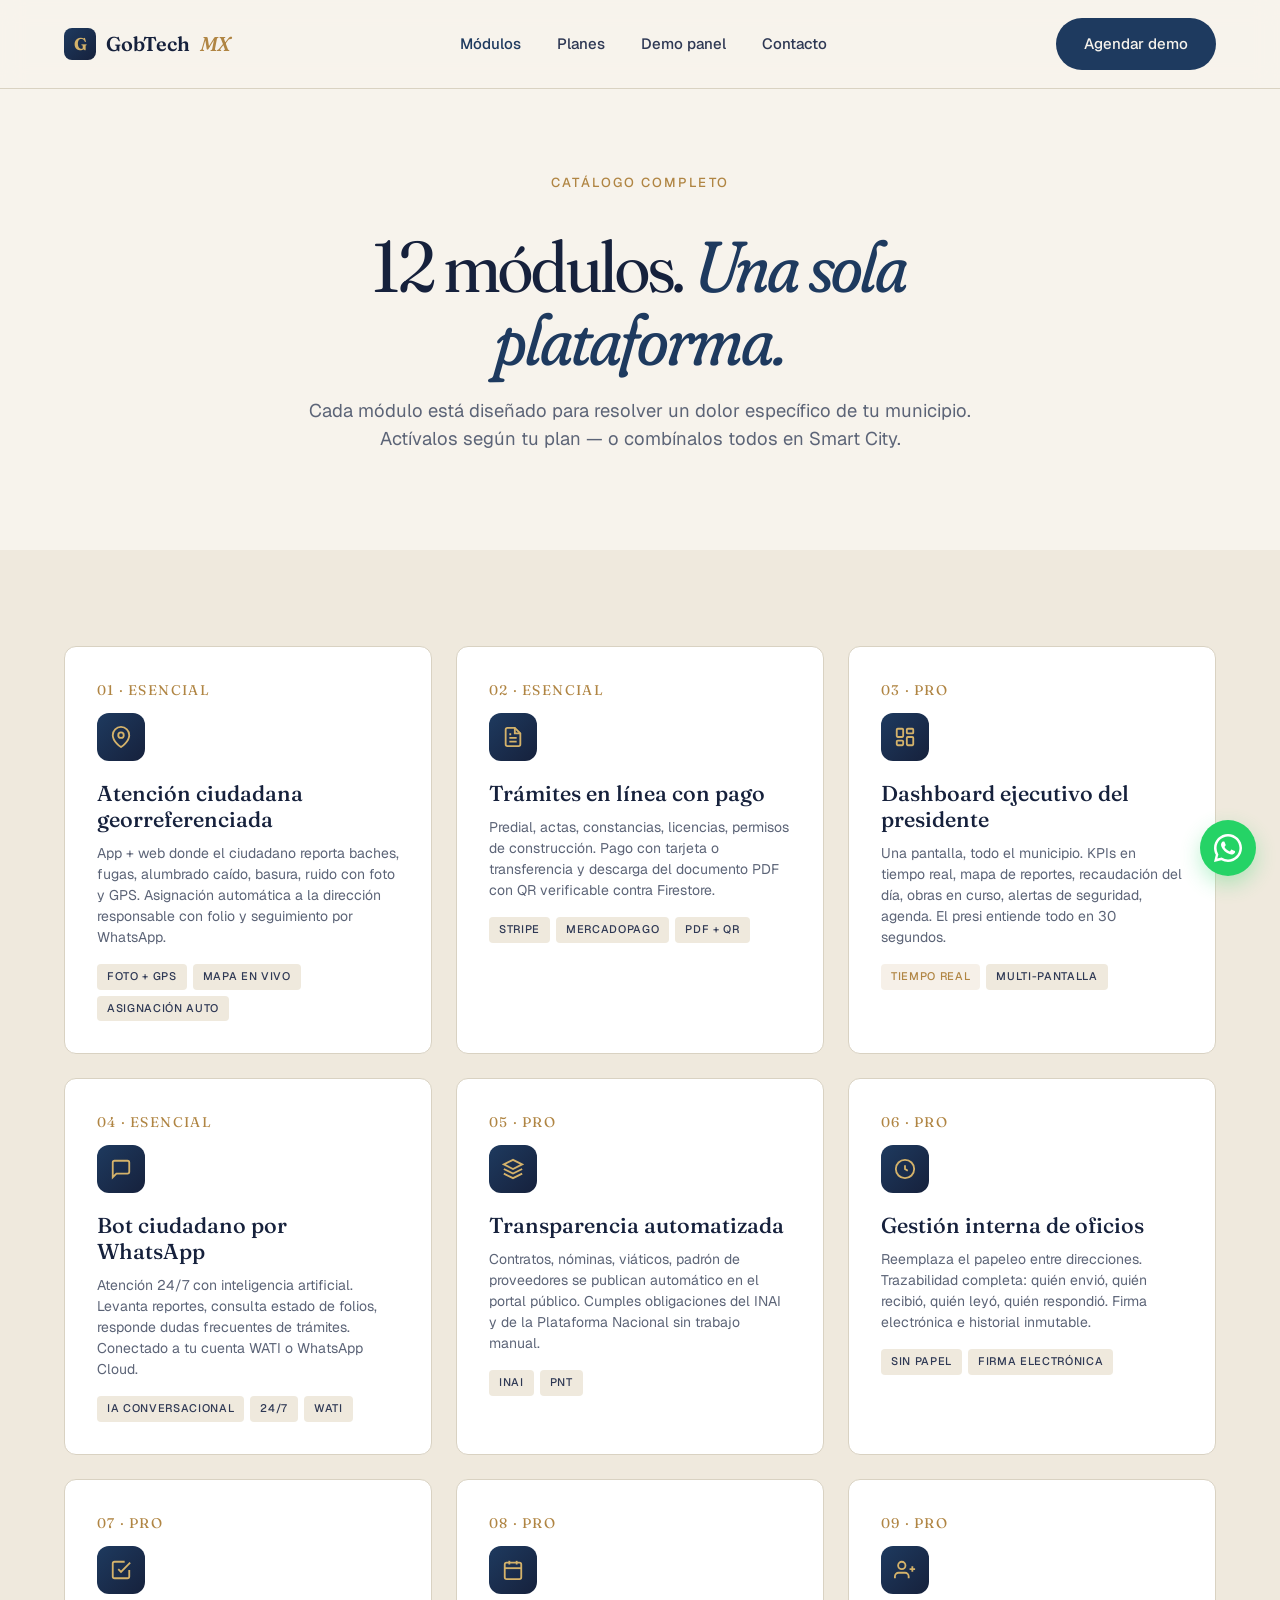
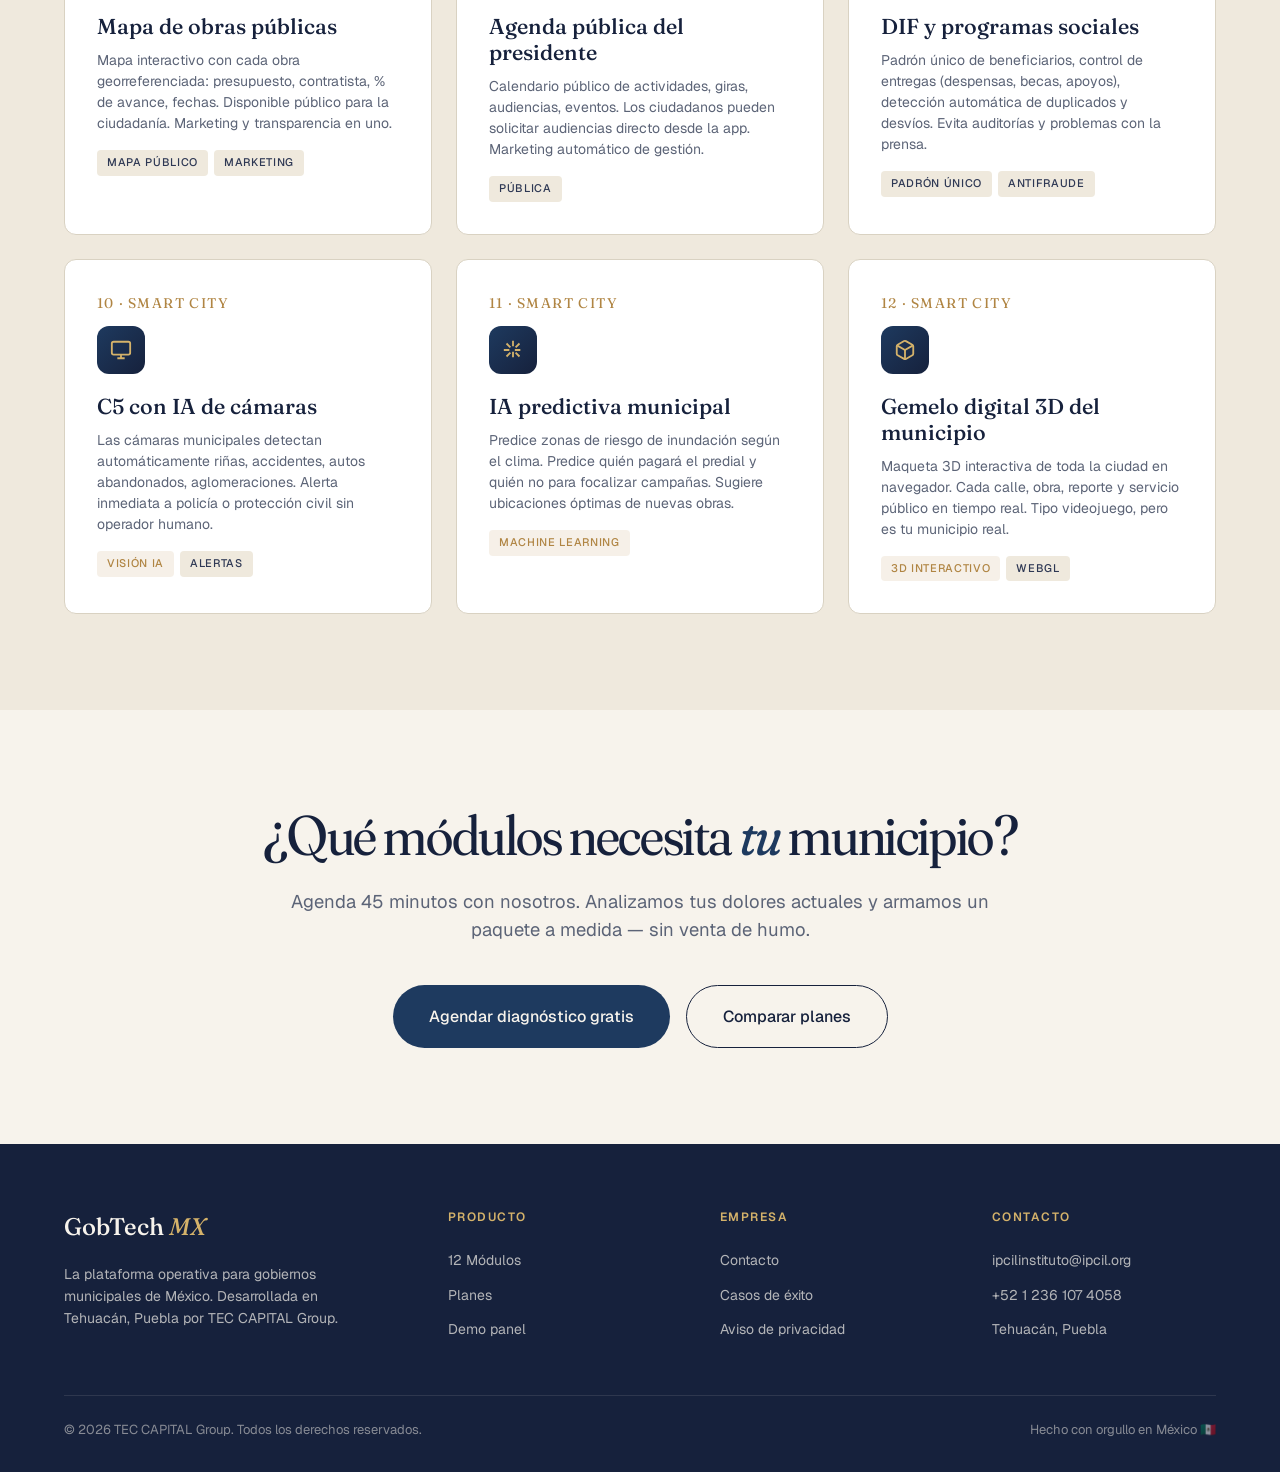
<file: modulos.html>
<!DOCTYPE html>
<html lang="es">
<head>
<meta charset="UTF-8">
<meta name="viewport" content="width=device-width, initial-scale=1.0">
<title>12 Módulos · GobTech MX</title>
<link rel="preconnect" href="https://fonts.googleapis.com">
<link rel="preconnect" href="https://fonts.gstatic.com" crossorigin>
<link href="https://fonts.googleapis.com/css2?family=Fraunces:ital,opsz,wght@0,9..144,400..700;1,9..144,400..600&family=Geist:wght@400;500;600&display=swap" rel="stylesheet">
<link rel="stylesheet" href="assets/css/styles.css">
</head>
<body>

<nav class="nav">
  <div class="nav__inner">
    <a href="index.html" class="brand"><span class="brand__mark">G</span>GobTech <span style="color: var(--gold); font-style: italic;">MX</span></a>
    <ul class="nav__links">
      <li><a href="modulos.html" style="color: var(--accent);">Módulos</a></li>
      <li><a href="planes.html">Planes</a></li>
      <li><a href="../gobtech-admin/index.html">Demo panel</a></li>
      <li><a href="contacto.html">Contacto</a></li>
    </ul>
    <div class="nav__cta"><a href="contacto.html" class="btn btn--primary">Agendar demo</a></div>
    <button class="nav__toggle" aria-label="Menú"><svg width="24" height="24" viewBox="0 0 24 24" fill="none" stroke="currentColor" stroke-width="2"><line x1="3" y1="6" x2="21" y2="6"/><line x1="3" y1="12" x2="21" y2="12"/><line x1="3" y1="18" x2="21" y2="18"/></svg></button>
  </div>
</nav>

<section class="section" style="padding-top: 80px;">
  <div class="container" style="max-width: 880px; text-align: center;">
    <span class="eyebrow">Catálogo completo</span>
    <h1 class="display" style="font-size: clamp(2.5rem, 6vw, 4.5rem); margin: 20px 0;">
      12 módulos. <em style="font-style: italic; color: var(--accent); font-family: var(--font-display);">Una sola plataforma.</em>
    </h1>
    <p class="lead" style="margin: 0 auto;">
      Cada módulo está diseñado para resolver un dolor específico de tu municipio.
      Actívalos según tu plan — o combínalos todos en Smart City.
    </p>
  </div>
</section>

<section class="section section--alt" style="padding-top: 40px;">
  <div class="container">
    <div class="modulos-grid">

      <div class="modulo reveal">
        <div class="modulo__num">01 · ESENCIAL</div>
        <div class="modulo__icon"><svg width="22" height="22" viewBox="0 0 24 24" fill="none" stroke="currentColor" stroke-width="2"><path d="M21 10c0 7-9 13-9 13s-9-6-9-13a9 9 0 0 1 18 0z"/><circle cx="12" cy="10" r="3"/></svg></div>
        <h3 class="modulo__title">Atención ciudadana georreferenciada</h3>
        <p class="modulo__desc">App + web donde el ciudadano reporta baches, fugas, alumbrado caído, basura, ruido con foto y GPS. Asignación automática a la dirección responsable con folio y seguimiento por WhatsApp.</p>
        <div class="modulo__tags"><span class="tag">Foto + GPS</span><span class="tag">Mapa en vivo</span><span class="tag">Asignación auto</span></div>
      </div>

      <div class="modulo reveal">
        <div class="modulo__num">02 · ESENCIAL</div>
        <div class="modulo__icon"><svg width="22" height="22" viewBox="0 0 24 24" fill="none" stroke="currentColor" stroke-width="2"><path d="M14 2H6a2 2 0 0 0-2 2v16a2 2 0 0 0 2 2h12a2 2 0 0 0 2-2V8z"/><path d="M14 2v6h6M16 13H8M16 17H8M10 9H8"/></svg></div>
        <h3 class="modulo__title">Trámites en línea con pago</h3>
        <p class="modulo__desc">Predial, actas, constancias, licencias, permisos de construcción. Pago con tarjeta o transferencia y descarga del documento PDF con QR verificable contra Firestore.</p>
        <div class="modulo__tags"><span class="tag">Stripe</span><span class="tag">MercadoPago</span><span class="tag">PDF + QR</span></div>
      </div>

      <div class="modulo reveal">
        <div class="modulo__num">03 · PRO</div>
        <div class="modulo__icon"><svg width="22" height="22" viewBox="0 0 24 24" fill="none" stroke="currentColor" stroke-width="2"><rect x="3" y="3" width="7" height="9" rx="1"/><rect x="14" y="3" width="7" height="5" rx="1"/><rect x="14" y="12" width="7" height="9" rx="1"/><rect x="3" y="16" width="7" height="5" rx="1"/></svg></div>
        <h3 class="modulo__title">Dashboard ejecutivo del presidente</h3>
        <p class="modulo__desc">Una pantalla, todo el municipio. KPIs en tiempo real, mapa de reportes, recaudación del día, obras en curso, alertas de seguridad, agenda. El presi entiende todo en 30 segundos.</p>
        <div class="modulo__tags"><span class="tag tag--gold">Tiempo real</span><span class="tag">Multi-pantalla</span></div>
      </div>

      <div class="modulo reveal">
        <div class="modulo__num">04 · ESENCIAL</div>
        <div class="modulo__icon"><svg width="22" height="22" viewBox="0 0 24 24" fill="none" stroke="currentColor" stroke-width="2"><path d="M21 15a2 2 0 0 1-2 2H7l-4 4V5a2 2 0 0 1 2-2h14a2 2 0 0 1 2 2z"/></svg></div>
        <h3 class="modulo__title">Bot ciudadano por WhatsApp</h3>
        <p class="modulo__desc">Atención 24/7 con inteligencia artificial. Levanta reportes, consulta estado de folios, responde dudas frecuentes de trámites. Conectado a tu cuenta WATI o WhatsApp Cloud.</p>
        <div class="modulo__tags"><span class="tag">IA conversacional</span><span class="tag">24/7</span><span class="tag">WATI</span></div>
      </div>

      <div class="modulo reveal">
        <div class="modulo__num">05 · PRO</div>
        <div class="modulo__icon"><svg width="22" height="22" viewBox="0 0 24 24" fill="none" stroke="currentColor" stroke-width="2"><path d="M12 2L2 7l10 5 10-5-10-5zM2 17l10 5 10-5M2 12l10 5 10-5"/></svg></div>
        <h3 class="modulo__title">Transparencia automatizada</h3>
        <p class="modulo__desc">Contratos, nóminas, viáticos, padrón de proveedores se publican automático en el portal público. Cumples obligaciones del INAI y de la Plataforma Nacional sin trabajo manual.</p>
        <div class="modulo__tags"><span class="tag">INAI</span><span class="tag">PNT</span></div>
      </div>

      <div class="modulo reveal">
        <div class="modulo__num">06 · PRO</div>
        <div class="modulo__icon"><svg width="22" height="22" viewBox="0 0 24 24" fill="none" stroke="currentColor" stroke-width="2"><circle cx="12" cy="12" r="10"/><path d="M12 8v4l3 2"/></svg></div>
        <h3 class="modulo__title">Gestión interna de oficios</h3>
        <p class="modulo__desc">Reemplaza el papeleo entre direcciones. Trazabilidad completa: quién envió, quién recibió, quién leyó, quién respondió. Firma electrónica e historial inmutable.</p>
        <div class="modulo__tags"><span class="tag">Sin papel</span><span class="tag">Firma electrónica</span></div>
      </div>

      <div class="modulo reveal">
        <div class="modulo__num">07 · PRO</div>
        <div class="modulo__icon"><svg width="22" height="22" viewBox="0 0 24 24" fill="none" stroke="currentColor" stroke-width="2"><path d="M9 11l3 3L22 4"/><path d="M21 12v7a2 2 0 0 1-2 2H5a2 2 0 0 1-2-2V5a2 2 0 0 1 2-2h11"/></svg></div>
        <h3 class="modulo__title">Mapa de obras públicas</h3>
        <p class="modulo__desc">Mapa interactivo con cada obra georreferenciada: presupuesto, contratista, % de avance, fechas. Disponible público para la ciudadanía. Marketing y transparencia en uno.</p>
        <div class="modulo__tags"><span class="tag">Mapa público</span><span class="tag">Marketing</span></div>
      </div>

      <div class="modulo reveal">
        <div class="modulo__num">08 · PRO</div>
        <div class="modulo__icon"><svg width="22" height="22" viewBox="0 0 24 24" fill="none" stroke="currentColor" stroke-width="2"><rect x="3" y="4" width="18" height="18" rx="2"/><line x1="16" y1="2" x2="16" y2="6"/><line x1="8" y1="2" x2="8" y2="6"/><line x1="3" y1="10" x2="21" y2="10"/></svg></div>
        <h3 class="modulo__title">Agenda pública del presidente</h3>
        <p class="modulo__desc">Calendario público de actividades, giras, audiencias, eventos. Los ciudadanos pueden solicitar audiencias directo desde la app. Marketing automático de gestión.</p>
        <div class="modulo__tags"><span class="tag">Pública</span></div>
      </div>

      <div class="modulo reveal">
        <div class="modulo__num">09 · PRO</div>
        <div class="modulo__icon"><svg width="22" height="22" viewBox="0 0 24 24" fill="none" stroke="currentColor" stroke-width="2"><path d="M16 21v-2a4 4 0 0 0-4-4H5a4 4 0 0 0-4 4v2"/><circle cx="8.5" cy="7" r="4"/><path d="M20 8v6M23 11h-6"/></svg></div>
        <h3 class="modulo__title">DIF y programas sociales</h3>
        <p class="modulo__desc">Padrón único de beneficiarios, control de entregas (despensas, becas, apoyos), detección automática de duplicados y desvíos. Evita auditorías y problemas con la prensa.</p>
        <div class="modulo__tags"><span class="tag">Padrón único</span><span class="tag">Antifraude</span></div>
      </div>

      <div class="modulo reveal">
        <div class="modulo__num">10 · SMART CITY</div>
        <div class="modulo__icon"><svg width="22" height="22" viewBox="0 0 24 24" fill="none" stroke="currentColor" stroke-width="2"><rect x="2" y="3" width="20" height="14" rx="2"/><line x1="8" y1="21" x2="16" y2="21"/><line x1="12" y1="17" x2="12" y2="21"/></svg></div>
        <h3 class="modulo__title">C5 con IA de cámaras</h3>
        <p class="modulo__desc">Las cámaras municipales detectan automáticamente riñas, accidentes, autos abandonados, aglomeraciones. Alerta inmediata a policía o protección civil sin operador humano.</p>
        <div class="modulo__tags"><span class="tag tag--gold">Visión IA</span><span class="tag">Alertas</span></div>
      </div>

      <div class="modulo reveal">
        <div class="modulo__num">11 · SMART CITY</div>
        <div class="modulo__icon"><svg width="22" height="22" viewBox="0 0 24 24" fill="none" stroke="currentColor" stroke-width="2"><path d="M12 2v6m0 12v-6M4.93 4.93l4.24 4.24m5.66 5.66l4.24 4.24M2 12h6m12 0h-6M4.93 19.07l4.24-4.24m5.66-5.66l4.24-4.24"/></svg></div>
        <h3 class="modulo__title">IA predictiva municipal</h3>
        <p class="modulo__desc">Predice zonas de riesgo de inundación según el clima. Predice quién pagará el predial y quién no para focalizar campañas. Sugiere ubicaciones óptimas de nuevas obras.</p>
        <div class="modulo__tags"><span class="tag tag--gold">Machine learning</span></div>
      </div>

      <div class="modulo reveal">
        <div class="modulo__num">12 · SMART CITY</div>
        <div class="modulo__icon"><svg width="22" height="22" viewBox="0 0 24 24" fill="none" stroke="currentColor" stroke-width="2"><path d="M21 16V8a2 2 0 0 0-1-1.73l-7-4a2 2 0 0 0-2 0l-7 4A2 2 0 0 0 3 8v8a2 2 0 0 0 1 1.73l7 4a2 2 0 0 0 2 0l7-4A2 2 0 0 0 21 16z"/><polyline points="3.27 6.96 12 12.01 20.73 6.96"/><line x1="12" y1="22.08" x2="12" y2="12"/></svg></div>
        <h3 class="modulo__title">Gemelo digital 3D del municipio</h3>
        <p class="modulo__desc">Maqueta 3D interactiva de toda la ciudad en navegador. Cada calle, obra, reporte y servicio público en tiempo real. Tipo videojuego, pero es tu municipio real.</p>
        <div class="modulo__tags"><span class="tag tag--gold">3D interactivo</span><span class="tag">WebGL</span></div>
      </div>

    </div>
  </div>
</section>

<section class="cta-final">
  <div class="container">
    <h2 class="display" style="font-size: clamp(2rem, 5vw, 3.5rem);">¿Qué módulos necesita <em style="font-style: italic; color: var(--accent); font-family: var(--font-display);">tu</em> municipio?</h2>
    <p class="lead" style="margin: 24px auto 40px;">Agenda 45 minutos con nosotros. Analizamos tus dolores actuales y armamos un paquete a medida — sin venta de humo.</p>
    <div class="cta-final__actions">
      <a href="contacto.html" class="btn btn--primary btn--lg">Agendar diagnóstico gratis</a>
      <a href="planes.html" class="btn btn--ghost btn--lg">Comparar planes</a>
    </div>
  </div>
</section>

<footer class="footer">
  <div class="container">
    <div class="footer__grid">
      <div>
        <div class="footer__brand">GobTech <em style="color: var(--gold-soft); font-style: italic;">MX</em></div>
        <p style="max-width: 320px; font-size: 14px;">La plataforma operativa para gobiernos municipales de México. Desarrollada en Tehuacán, Puebla por TEC CAPITAL Group.</p>
      </div>
      <div class="footer__col"><h5>Producto</h5><ul><li><a href="modulos.html">12 Módulos</a></li><li><a href="planes.html">Planes</a></li><li><a href="../gobtech-admin/index.html">Demo panel</a></li></ul></div>
      <div class="footer__col"><h5>Empresa</h5><ul><li><a href="contacto.html">Contacto</a></li><li><a href="#">Casos de éxito</a></li><li><a href="#">Aviso de privacidad</a></li></ul></div>
      <div class="footer__col"><h5>Contacto</h5><ul><li><a href="mailto:ipcilinstituto@ipcil.org">ipcilinstituto@ipcil.org</a></li><li><a href="https://wa.me/5212361074058">+52 1 236 107 4058</a></li><li>Tehuacán, Puebla</li></ul></div>
    </div>
    <div class="footer__bottom">
      <div>© <span id="year">2026</span> TEC CAPITAL Group. Todos los derechos reservados.</div>
      <div>Hecho con orgullo en México 🇲🇽</div>
    </div>
  </div>
</footer>

<a href="https://wa.me/5212361074058?text=Hola%2C%20me%20interesa%20conocer%20GobTech%20MX" target="_blank" class="wa-float" aria-label="WhatsApp">
  <svg width="28" height="28" viewBox="0 0 24 24" fill="white"><path d="M17.472 14.382c-.297-.149-1.758-.867-2.03-.967-.273-.099-.471-.148-.67.15-.197.297-.767.966-.94 1.164-.173.199-.347.223-.644.075-.297-.15-1.255-.463-2.39-1.475-.883-.788-1.48-1.761-1.653-2.059-.173-.297-.018-.458.13-.606.134-.133.298-.347.446-.52.149-.174.198-.298.298-.497.099-.198.05-.371-.025-.52-.075-.149-.669-1.612-.916-2.207-.242-.579-.487-.5-.669-.51-.173-.008-.371-.01-.57-.01-.198 0-.52.074-.792.372-.272.297-1.04 1.016-1.04 2.479 0 1.462 1.065 2.875 1.213 3.074.149.198 2.096 3.2 5.077 4.487.709.306 1.262.489 1.694.625.712.227 1.36.195 1.871.118.571-.085 1.758-.719 2.006-1.413.248-.694.248-1.289.173-1.413-.074-.124-.272-.198-.57-.347z"/><path d="M12 0C5.373 0 0 5.373 0 12c0 2.138.563 4.14 1.535 5.874L0 24l6.29-1.508A11.95 11.95 0 0012 24c6.627 0 12-5.373 12-12S18.627 0 12 0zm0 21.818a9.814 9.814 0 01-5.058-1.4l-.361-.214-3.735.896.944-3.653-.235-.374A9.817 9.817 0 012.182 12C2.182 6.57 6.57 2.182 12 2.182S21.818 6.57 21.818 12 17.43 21.818 12 21.818z"/></svg>
</a>

<script src="assets/js/main.js"></script>
</body>
</html>
</file>
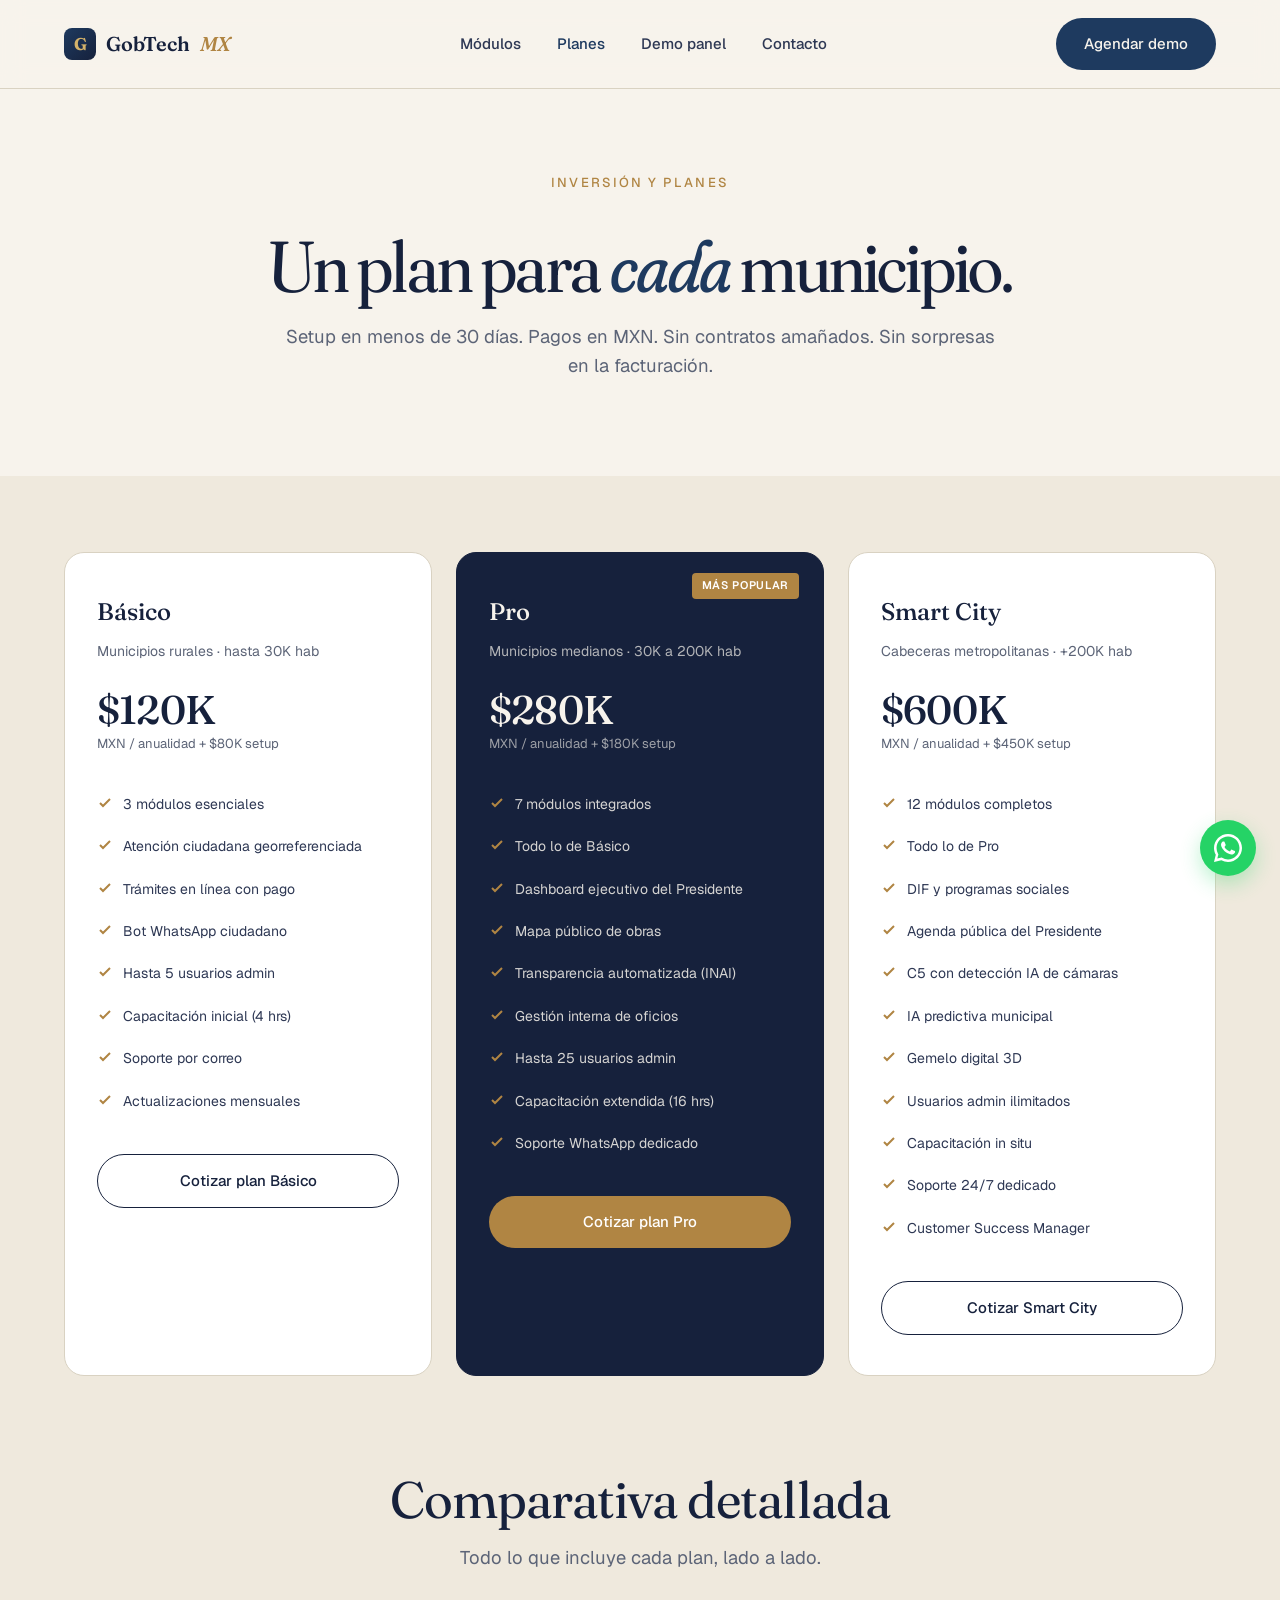
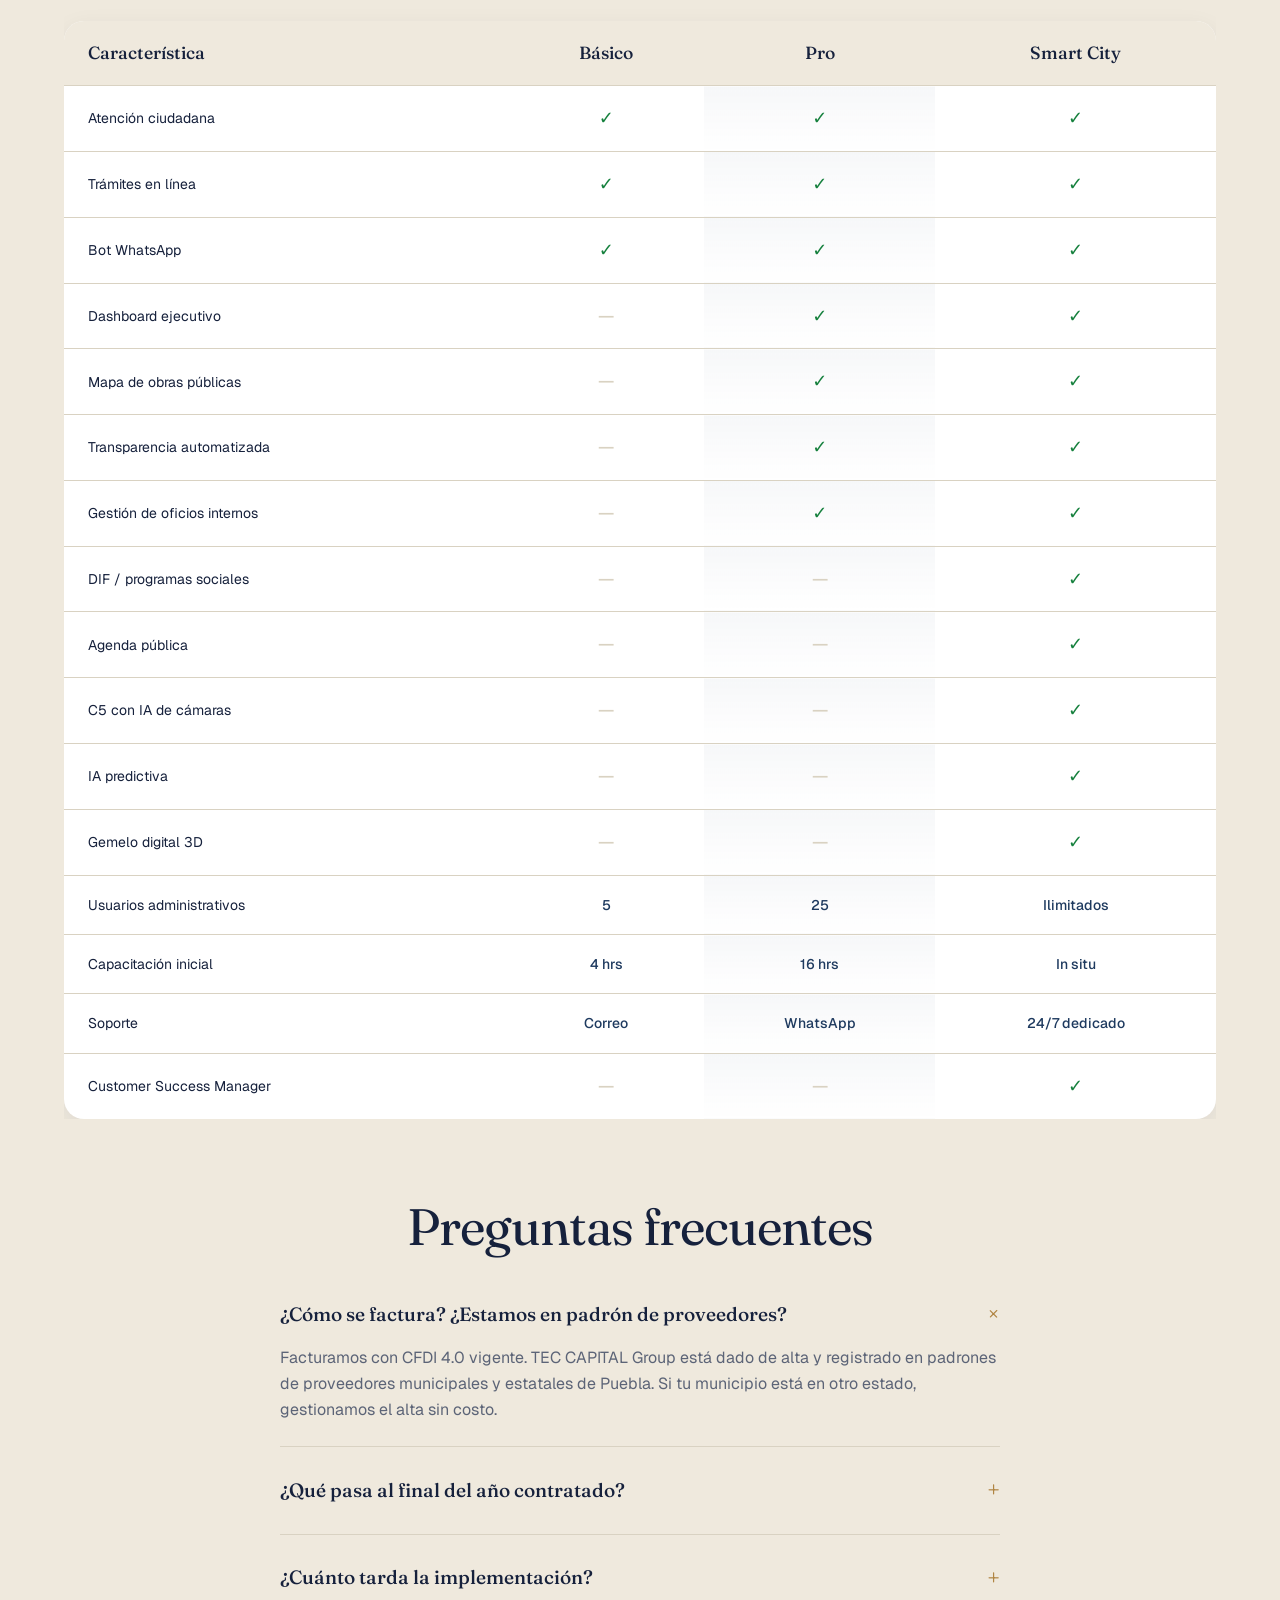
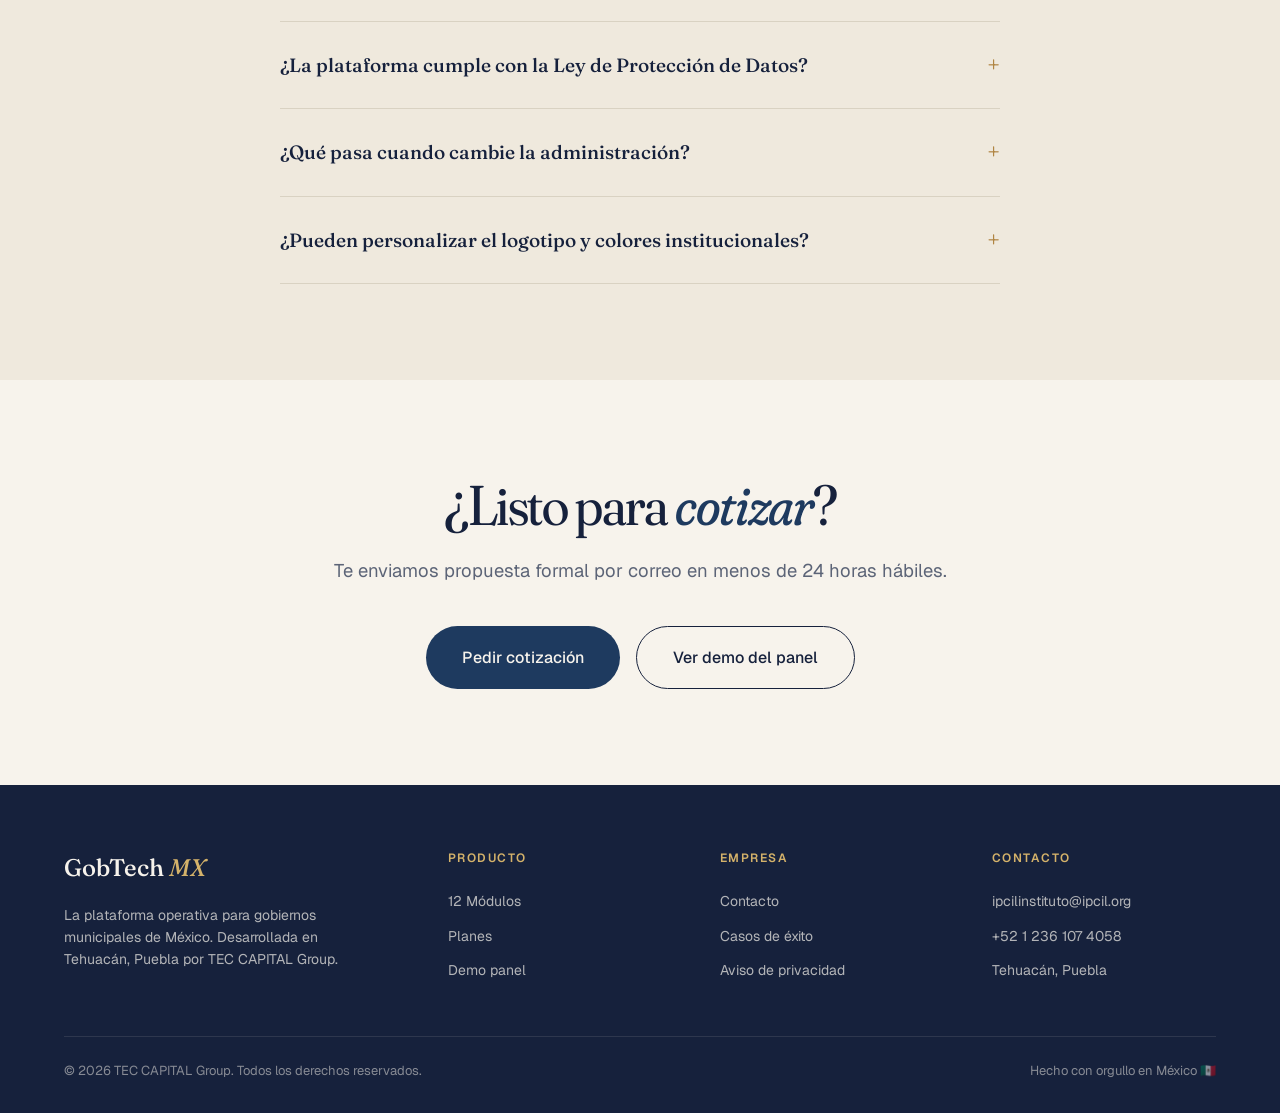
<file: planes.html>
<!DOCTYPE html>
<html lang="es">
<head>
<meta charset="UTF-8">
<meta name="viewport" content="width=device-width, initial-scale=1.0">
<title>Planes · GobTech MX</title>
<link rel="preconnect" href="https://fonts.googleapis.com">
<link rel="preconnect" href="https://fonts.gstatic.com" crossorigin>
<link href="https://fonts.googleapis.com/css2?family=Fraunces:ital,opsz,wght@0,9..144,400..700;1,9..144,400..600&family=Geist:wght@400;500;600&display=swap" rel="stylesheet">
<link rel="stylesheet" href="assets/css/styles.css">
<style>
  .compare-table {
    width: 100%;
    border-collapse: collapse;
    background: var(--surface);
    border-radius: var(--radius-lg);
    overflow: hidden;
    box-shadow: var(--shadow);
    margin-top: 48px;
  }
  .compare-table th, .compare-table td {
    padding: 18px 24px;
    text-align: left;
    border-bottom: 1px solid var(--line);
    font-size: 14px;
  }
  .compare-table th {
    background: var(--bg-alt);
    font-family: var(--font-display);
    font-size: 1.1rem;
    font-weight: 500;
    color: var(--ink);
  }
  .compare-table th:not(:first-child) { text-align: center; }
  .compare-table td:not(:first-child) { text-align: center; color: var(--accent); font-weight: 500; }
  .compare-table tbody tr:last-child td { border-bottom: none; }
  .compare-table tbody tr:hover { background: var(--bg); }
  .check { color: var(--success); font-size: 18px; }
  .cross { color: var(--line); font-size: 18px; }
  .featured-col { background: linear-gradient(180deg, rgba(30, 58, 95, 0.04) 0%, transparent 100%); }

  .faq {
    margin-top: 80px;
    max-width: 720px;
    margin-left: auto;
    margin-right: auto;
  }
  .faq__item {
    border-bottom: 1px solid var(--line);
    padding: 24px 0;
  }
  .faq__q {
    font-family: var(--font-display);
    font-size: 1.2rem;
    font-weight: 500;
    color: var(--ink);
    cursor: pointer;
    display: flex;
    justify-content: space-between;
    align-items: center;
  }
  .faq__q::after {
    content: '+';
    font-size: 1.5rem;
    color: var(--gold);
    transition: transform 0.2s ease;
  }
  .faq__item[open] .faq__q::after { transform: rotate(45deg); }
  .faq__a {
    margin-top: 12px;
    color: var(--muted);
    line-height: 1.6;
  }
  @media (max-width: 760px) {
    .compare-table { font-size: 12px; display: block; overflow-x: auto; }
    .compare-table th, .compare-table td { padding: 12px 14px; min-width: 140px; }
  }
</style>
</head>
<body>

<nav class="nav">
  <div class="nav__inner">
    <a href="index.html" class="brand"><span class="brand__mark">G</span>GobTech <span style="color: var(--gold); font-style: italic;">MX</span></a>
    <ul class="nav__links">
      <li><a href="modulos.html">Módulos</a></li>
      <li><a href="planes.html" style="color: var(--accent);">Planes</a></li>
      <li><a href="../gobtech-admin/index.html">Demo panel</a></li>
      <li><a href="contacto.html">Contacto</a></li>
    </ul>
    <div class="nav__cta"><a href="contacto.html" class="btn btn--primary">Agendar demo</a></div>
    <button class="nav__toggle" aria-label="Menú"><svg width="24" height="24" viewBox="0 0 24 24" fill="none" stroke="currentColor" stroke-width="2"><line x1="3" y1="6" x2="21" y2="6"/><line x1="3" y1="12" x2="21" y2="12"/><line x1="3" y1="18" x2="21" y2="18"/></svg></button>
  </div>
</nav>

<section class="section" style="padding-top: 80px;">
  <div class="container" style="max-width: 880px; text-align: center;">
    <span class="eyebrow">Inversión y planes</span>
    <h1 class="display" style="font-size: clamp(2.5rem, 6vw, 4.5rem); margin: 20px 0;">
      Un plan para <em style="font-style: italic; color: var(--accent); font-family: var(--font-display);">cada</em> municipio.
    </h1>
    <p class="lead" style="margin: 0 auto;">
      Setup en menos de 30 días. Pagos en MXN. Sin contratos amañados.
      Sin sorpresas en la facturación.
    </p>
  </div>
</section>

<section class="section section--alt" style="padding-top: 20px;">
  <div class="container">
    <div class="planes">

      <div class="plan reveal">
        <h3 class="plan__name">Básico</h3>
        <p class="plan__desc">Municipios rurales · hasta 30K hab</p>
        <div class="plan__price">$120K</div>
        <div class="plan__period">MXN / anualidad + $80K setup</div>
        <ul class="plan__features">
          <li>3 módulos esenciales</li>
          <li>Atención ciudadana georreferenciada</li>
          <li>Trámites en línea con pago</li>
          <li>Bot WhatsApp ciudadano</li>
          <li>Hasta 5 usuarios admin</li>
          <li>Capacitación inicial (4 hrs)</li>
          <li>Soporte por correo</li>
          <li>Actualizaciones mensuales</li>
        </ul>
        <a href="contacto.html" class="btn btn--ghost" style="width: 100%;">Cotizar plan Básico</a>
      </div>

      <div class="plan plan--featured reveal">
        <div class="plan__badge">Más popular</div>
        <h3 class="plan__name">Pro</h3>
        <p class="plan__desc">Municipios medianos · 30K a 200K hab</p>
        <div class="plan__price">$280K</div>
        <div class="plan__period">MXN / anualidad + $180K setup</div>
        <ul class="plan__features">
          <li>7 módulos integrados</li>
          <li>Todo lo de Básico</li>
          <li>Dashboard ejecutivo del Presidente</li>
          <li>Mapa público de obras</li>
          <li>Transparencia automatizada (INAI)</li>
          <li>Gestión interna de oficios</li>
          <li>Hasta 25 usuarios admin</li>
          <li>Capacitación extendida (16 hrs)</li>
          <li>Soporte WhatsApp dedicado</li>
        </ul>
        <a href="contacto.html" class="btn btn--gold" style="width: 100%;">Cotizar plan Pro</a>
      </div>

      <div class="plan reveal">
        <h3 class="plan__name">Smart City</h3>
        <p class="plan__desc">Cabeceras metropolitanas · +200K hab</p>
        <div class="plan__price">$600K</div>
        <div class="plan__period">MXN / anualidad + $450K setup</div>
        <ul class="plan__features">
          <li>12 módulos completos</li>
          <li>Todo lo de Pro</li>
          <li>DIF y programas sociales</li>
          <li>Agenda pública del Presidente</li>
          <li>C5 con detección IA de cámaras</li>
          <li>IA predictiva municipal</li>
          <li>Gemelo digital 3D</li>
          <li>Usuarios admin ilimitados</li>
          <li>Capacitación in situ</li>
          <li>Soporte 24/7 dedicado</li>
          <li>Customer Success Manager</li>
        </ul>
        <a href="contacto.html" class="btn btn--ghost" style="width: 100%;">Cotizar Smart City</a>
      </div>

    </div>

    <!-- Tabla comparativa -->
    <div style="margin-top: 96px;">
      <h2 class="h2" style="text-align: center; margin-bottom: 16px;">Comparativa detallada</h2>
      <p class="lead" style="text-align: center; margin: 0 auto;">Todo lo que incluye cada plan, lado a lado.</p>

      <div style="overflow-x: auto;">
        <table class="compare-table">
          <thead>
            <tr>
              <th>Característica</th>
              <th>Básico</th>
              <th class="featured-col">Pro</th>
              <th>Smart City</th>
            </tr>
          </thead>
          <tbody>
            <tr><td>Atención ciudadana</td><td><span class="check">✓</span></td><td class="featured-col"><span class="check">✓</span></td><td><span class="check">✓</span></td></tr>
            <tr><td>Trámites en línea</td><td><span class="check">✓</span></td><td class="featured-col"><span class="check">✓</span></td><td><span class="check">✓</span></td></tr>
            <tr><td>Bot WhatsApp</td><td><span class="check">✓</span></td><td class="featured-col"><span class="check">✓</span></td><td><span class="check">✓</span></td></tr>
            <tr><td>Dashboard ejecutivo</td><td><span class="cross">—</span></td><td class="featured-col"><span class="check">✓</span></td><td><span class="check">✓</span></td></tr>
            <tr><td>Mapa de obras públicas</td><td><span class="cross">—</span></td><td class="featured-col"><span class="check">✓</span></td><td><span class="check">✓</span></td></tr>
            <tr><td>Transparencia automatizada</td><td><span class="cross">—</span></td><td class="featured-col"><span class="check">✓</span></td><td><span class="check">✓</span></td></tr>
            <tr><td>Gestión de oficios internos</td><td><span class="cross">—</span></td><td class="featured-col"><span class="check">✓</span></td><td><span class="check">✓</span></td></tr>
            <tr><td>DIF / programas sociales</td><td><span class="cross">—</span></td><td class="featured-col"><span class="cross">—</span></td><td><span class="check">✓</span></td></tr>
            <tr><td>Agenda pública</td><td><span class="cross">—</span></td><td class="featured-col"><span class="cross">—</span></td><td><span class="check">✓</span></td></tr>
            <tr><td>C5 con IA de cámaras</td><td><span class="cross">—</span></td><td class="featured-col"><span class="cross">—</span></td><td><span class="check">✓</span></td></tr>
            <tr><td>IA predictiva</td><td><span class="cross">—</span></td><td class="featured-col"><span class="cross">—</span></td><td><span class="check">✓</span></td></tr>
            <tr><td>Gemelo digital 3D</td><td><span class="cross">—</span></td><td class="featured-col"><span class="cross">—</span></td><td><span class="check">✓</span></td></tr>
            <tr><td>Usuarios administrativos</td><td>5</td><td class="featured-col">25</td><td>Ilimitados</td></tr>
            <tr><td>Capacitación inicial</td><td>4 hrs</td><td class="featured-col">16 hrs</td><td>In situ</td></tr>
            <tr><td>Soporte</td><td>Correo</td><td class="featured-col">WhatsApp</td><td>24/7 dedicado</td></tr>
            <tr><td>Customer Success Manager</td><td><span class="cross">—</span></td><td class="featured-col"><span class="cross">—</span></td><td><span class="check">✓</span></td></tr>
          </tbody>
        </table>
      </div>
    </div>

    <!-- FAQ -->
    <div class="faq">
      <h2 class="h2" style="text-align: center; margin-bottom: 16px;">Preguntas frecuentes</h2>

      <details class="faq__item" open>
        <summary class="faq__q">¿Cómo se factura? ¿Estamos en padrón de proveedores?</summary>
        <div class="faq__a">Facturamos con CFDI 4.0 vigente. TEC CAPITAL Group está dado de alta y registrado en padrones de proveedores municipales y estatales de Puebla. Si tu municipio está en otro estado, gestionamos el alta sin costo.</div>
      </details>

      <details class="faq__item">
        <summary class="faq__q">¿Qué pasa al final del año contratado?</summary>
        <div class="faq__a">Renuevas la anualidad o suspendes el servicio sin penalización. Si suspendes, te entregamos todos los datos de tu municipio en formato exportable. No hay candados ni rescates.</div>
      </details>

      <details class="faq__item">
        <summary class="faq__q">¿Cuánto tarda la implementación?</summary>
        <div class="faq__a">Básico: 15 días. Pro: 30 días. Smart City: 45-60 días. Incluye configuración, importación de datos existentes y capacitación.</div>
      </details>

      <details class="faq__item">
        <summary class="faq__q">¿La plataforma cumple con la Ley de Protección de Datos?</summary>
        <div class="faq__a">Sí. Cumplimos con la Ley General de Protección de Datos Personales en Posesión de Sujetos Obligados. Datos hospedados en infraestructura Google Cloud / Firebase con cifrado en tránsito y en reposo.</div>
      </details>

      <details class="faq__item">
        <summary class="faq__q">¿Qué pasa cuando cambie la administración?</summary>
        <div class="faq__a">El sistema es propiedad del municipio, no de la administración entrante. La transición es uno de los puntos fuertes — la nueva administración hereda un sistema modernizado y operativo desde el día 1.</div>
      </details>

      <details class="faq__item">
        <summary class="faq__q">¿Pueden personalizar el logotipo y colores institucionales?</summary>
        <div class="faq__a">Sí. Todos los planes incluyen branding del municipio: logotipo, colores institucionales, dominio personalizado (ej. `gobtech.tu-municipio.gob.mx`). El sistema se siente propio.</div>
      </details>

    </div>
  </div>
</section>

<section class="cta-final">
  <div class="container">
    <h2 class="display" style="font-size: clamp(2rem, 5vw, 3.5rem);">¿Listo para <em style="font-style: italic; color: var(--accent); font-family: var(--font-display);">cotizar</em>?</h2>
    <p class="lead" style="margin: 24px auto 40px;">Te enviamos propuesta formal por correo en menos de 24 horas hábiles.</p>
    <div class="cta-final__actions">
      <a href="contacto.html" class="btn btn--primary btn--lg">Pedir cotización</a>
      <a href="../gobtech-admin/index.html" class="btn btn--ghost btn--lg">Ver demo del panel</a>
    </div>
  </div>
</section>

<footer class="footer">
  <div class="container">
    <div class="footer__grid">
      <div>
        <div class="footer__brand">GobTech <em style="color: var(--gold-soft); font-style: italic;">MX</em></div>
        <p style="max-width: 320px; font-size: 14px;">La plataforma operativa para gobiernos municipales de México. Desarrollada en Tehuacán, Puebla por TEC CAPITAL Group.</p>
      </div>
      <div class="footer__col"><h5>Producto</h5><ul><li><a href="modulos.html">12 Módulos</a></li><li><a href="planes.html">Planes</a></li><li><a href="../gobtech-admin/index.html">Demo panel</a></li></ul></div>
      <div class="footer__col"><h5>Empresa</h5><ul><li><a href="contacto.html">Contacto</a></li><li><a href="#">Casos de éxito</a></li><li><a href="#">Aviso de privacidad</a></li></ul></div>
      <div class="footer__col"><h5>Contacto</h5><ul><li><a href="mailto:ipcilinstituto@ipcil.org">ipcilinstituto@ipcil.org</a></li><li><a href="https://wa.me/5212361074058">+52 1 236 107 4058</a></li><li>Tehuacán, Puebla</li></ul></div>
    </div>
    <div class="footer__bottom">
      <div>© <span id="year">2026</span> TEC CAPITAL Group. Todos los derechos reservados.</div>
      <div>Hecho con orgullo en México 🇲🇽</div>
    </div>
  </div>
</footer>

<a href="https://wa.me/5212361074058?text=Hola%2C%20me%20interesa%20conocer%20GobTech%20MX" target="_blank" class="wa-float" aria-label="WhatsApp">
  <svg width="28" height="28" viewBox="0 0 24 24" fill="white"><path d="M17.472 14.382c-.297-.149-1.758-.867-2.03-.967-.273-.099-.471-.148-.67.15-.197.297-.767.966-.94 1.164-.173.199-.347.223-.644.075-.297-.15-1.255-.463-2.39-1.475-.883-.788-1.48-1.761-1.653-2.059-.173-.297-.018-.458.13-.606.134-.133.298-.347.446-.52.149-.174.198-.298.298-.497.099-.198.05-.371-.025-.52-.075-.149-.669-1.612-.916-2.207-.242-.579-.487-.5-.669-.51-.173-.008-.371-.01-.57-.01-.198 0-.52.074-.792.372-.272.297-1.04 1.016-1.04 2.479 0 1.462 1.065 2.875 1.213 3.074.149.198 2.096 3.2 5.077 4.487.709.306 1.262.489 1.694.625.712.227 1.36.195 1.871.118.571-.085 1.758-.719 2.006-1.413.248-.694.248-1.289.173-1.413-.074-.124-.272-.198-.57-.347z"/><path d="M12 0C5.373 0 0 5.373 0 12c0 2.138.563 4.14 1.535 5.874L0 24l6.29-1.508A11.95 11.95 0 0012 24c6.627 0 12-5.373 12-12S18.627 0 12 0zm0 21.818a9.814 9.814 0 01-5.058-1.4l-.361-.214-3.735.896.944-3.653-.235-.374A9.817 9.817 0 012.182 12C2.182 6.57 6.57 2.182 12 2.182S21.818 6.57 21.818 12 17.43 21.818 12 21.818z"/></svg>
</a>

<script src="assets/js/main.js"></script>
</body>
</html>
</file>
<file: assets/css/styles.css>
/* ============================================
   GobTech MX — Sistema de Diseño "Cívica Refinada"
   Fuentes: Fraunces (display) + Geist (body)
   ============================================ */

:root {
  /* Paleta */
  --bg: #F7F3EC;
  --bg-alt: #EFE9DD;
  --surface: #FFFFFF;
  --ink: #16213C;
  --ink-soft: #2E3854;
  --muted: #5C6477;
  --line: #D9D2C2;
  --accent: #1E3A5F;
  --accent-hover: #2A4D7C;
  --gold: #B08543;
  --gold-soft: #D4B26A;
  --success: #15803D;
  --danger: #9F1F1F;

  /* Tipografía */
  --font-display: 'Fraunces', Georgia, serif;
  --font-body: 'Geist', system-ui, sans-serif;

  /* Espaciado */
  --container: 1200px;
  --radius-sm: 6px;
  --radius: 12px;
  --radius-lg: 20px;

  /* Sombras */
  --shadow-sm: 0 1px 3px rgba(22, 33, 60, 0.06);
  --shadow: 0 8px 24px rgba(22, 33, 60, 0.08);
  --shadow-lg: 0 24px 48px rgba(22, 33, 60, 0.12);
}

* {
  box-sizing: border-box;
  margin: 0;
  padding: 0;
}

html {
  scroll-behavior: smooth;
}

body {
  font-family: var(--font-body);
  font-size: 16px;
  line-height: 1.6;
  color: var(--ink);
  background: var(--bg);
  -webkit-font-smoothing: antialiased;
  -moz-osx-font-smoothing: grayscale;
}

img, svg {
  max-width: 100%;
  display: block;
}

a {
  color: inherit;
  text-decoration: none;
}

/* ============================================
   Layout containers
   ============================================ */

.container {
  width: 100%;
  max-width: var(--container);
  margin: 0 auto;
  padding: 0 24px;
}

.section {
  padding: 96px 0;
}

.section--alt {
  background: var(--bg-alt);
}

.section--dark {
  background: var(--ink);
  color: #F7F3EC;
}

.section--dark .eyebrow { color: var(--gold-soft); }
.section--dark .display { color: #F7F3EC; }
.section--dark .lead { color: rgba(247, 243, 236, 0.7); }

/* ============================================
   Tipografía
   ============================================ */

.eyebrow {
  font-family: var(--font-body);
  font-size: 13px;
  font-weight: 500;
  text-transform: uppercase;
  letter-spacing: 0.16em;
  color: var(--gold);
  margin-bottom: 16px;
  display: inline-block;
}

.display {
  font-family: var(--font-display);
  font-weight: 400;
  font-size: clamp(2.5rem, 6vw, 5.5rem);
  line-height: 1.02;
  letter-spacing: -0.025em;
  color: var(--ink);
  font-variation-settings: "SOFT" 50, "WONK" 0, "opsz" 144;
}

.display em {
  font-style: italic;
  font-variation-settings: "SOFT" 100, "WONK" 1, "opsz" 144;
  color: var(--accent);
}

.h2 {
  font-family: var(--font-display);
  font-weight: 400;
  font-size: clamp(2rem, 4vw, 3.25rem);
  line-height: 1.1;
  letter-spacing: -0.02em;
  color: var(--ink);
}

.h3 {
  font-family: var(--font-display);
  font-weight: 500;
  font-size: 1.5rem;
  line-height: 1.2;
  color: var(--ink);
}

.h4 {
  font-family: var(--font-body);
  font-weight: 600;
  font-size: 1.125rem;
  color: var(--ink);
}

.lead {
  font-size: 1.15rem;
  line-height: 1.55;
  color: var(--muted);
  max-width: 60ch;
}

.small {
  font-size: 0.875rem;
  color: var(--muted);
}

/* ============================================
   Buttons
   ============================================ */

.btn {
  display: inline-flex;
  align-items: center;
  justify-content: center;
  gap: 8px;
  padding: 14px 28px;
  font-family: var(--font-body);
  font-size: 15px;
  font-weight: 500;
  border: none;
  border-radius: 999px;
  cursor: pointer;
  text-decoration: none;
  transition: transform 0.15s ease, box-shadow 0.2s ease, background 0.15s ease;
  white-space: nowrap;
}

.btn--primary {
  background: var(--accent);
  color: #F7F3EC;
}

.btn--primary:hover {
  background: var(--accent-hover);
  transform: translateY(-2px);
  box-shadow: 0 12px 28px rgba(30, 58, 95, 0.3);
}

.btn--ghost {
  background: transparent;
  color: var(--ink);
  border: 1.5px solid var(--ink);
}

.btn--ghost:hover {
  background: var(--ink);
  color: #F7F3EC;
  transform: translateY(-2px);
}

.btn--gold {
  background: var(--gold);
  color: #FFF;
}

.btn--gold:hover {
  background: #966F35;
  transform: translateY(-2px);
}

.btn--lg {
  padding: 18px 36px;
  font-size: 16px;
}

/* ============================================
   Navbar
   ============================================ */

.nav {
  position: sticky;
  top: 0;
  z-index: 100;
  background: rgba(247, 243, 236, 0.88);
  backdrop-filter: blur(12px);
  -webkit-backdrop-filter: blur(12px);
  border-bottom: 1px solid var(--line);
}

.nav__inner {
  display: flex;
  align-items: center;
  justify-content: space-between;
  padding: 18px 24px;
  max-width: var(--container);
  margin: 0 auto;
}

.brand {
  display: flex;
  align-items: center;
  gap: 10px;
  font-family: var(--font-display);
  font-weight: 600;
  font-size: 1.25rem;
  letter-spacing: -0.01em;
  color: var(--ink);
}

.brand__mark {
  width: 32px;
  height: 32px;
  border-radius: 8px;
  background: linear-gradient(135deg, var(--accent) 0%, var(--ink) 100%);
  display: flex;
  align-items: center;
  justify-content: center;
  color: var(--gold-soft);
  font-family: var(--font-display);
  font-weight: 700;
  font-size: 17px;
}

.nav__links {
  display: flex;
  align-items: center;
  gap: 36px;
  list-style: none;
}

.nav__links a {
  font-size: 15px;
  font-weight: 500;
  color: var(--ink-soft);
  transition: color 0.15s ease;
}

.nav__links a:hover {
  color: var(--accent);
}

.nav__cta {
  display: flex;
  align-items: center;
  gap: 12px;
}

.nav__toggle {
  display: none;
  background: none;
  border: none;
  cursor: pointer;
  padding: 8px;
  color: var(--ink);
}

/* ============================================
   Hero
   ============================================ */

.hero {
  position: relative;
  padding: 100px 0 120px;
  overflow: hidden;
}

.hero__inner {
  display: grid;
  grid-template-columns: 1.3fr 1fr;
  gap: 64px;
  align-items: center;
}

.hero__content {
  position: relative;
  z-index: 2;
}

.hero__title {
  margin: 20px 0 28px;
}

.hero__lead {
  margin-bottom: 40px;
  font-size: 1.25rem;
}

.hero__actions {
  display: flex;
  gap: 16px;
  flex-wrap: wrap;
  margin-bottom: 56px;
}

.hero__stats {
  display: grid;
  grid-template-columns: repeat(3, 1fr);
  gap: 32px;
  padding-top: 32px;
  border-top: 1px solid var(--line);
}

.stat__num {
  font-family: var(--font-display);
  font-size: 2.25rem;
  font-weight: 500;
  line-height: 1;
  color: var(--accent);
  letter-spacing: -0.02em;
}

.stat__label {
  font-size: 13px;
  color: var(--muted);
  margin-top: 6px;
}

.hero__visual {
  position: relative;
  aspect-ratio: 4/5;
}

.hero__card {
  position: absolute;
  background: var(--surface);
  border: 1px solid var(--line);
  border-radius: var(--radius-lg);
  padding: 24px;
  box-shadow: var(--shadow-lg);
  width: 280px;
}

.hero__card--1 {
  top: 0;
  left: 0;
  transform: rotate(-2deg);
  animation: float 6s ease-in-out infinite;
}

.hero__card--2 {
  top: 40%;
  right: 0;
  transform: rotate(3deg);
  animation: float 7s ease-in-out infinite 1s;
}

.hero__card--3 {
  bottom: 0;
  left: 10%;
  transform: rotate(-1deg);
  animation: float 8s ease-in-out infinite 0.5s;
}

@keyframes float {
  0%, 100% { transform: translateY(0) rotate(var(--rot, -2deg)); }
  50% { transform: translateY(-12px) rotate(var(--rot, -2deg)); }
}

.hero__card--1 { --rot: -2deg; }
.hero__card--2 { --rot: 3deg; }
.hero__card--3 { --rot: -1deg; }

.hero__card .h4 {
  margin-bottom: 8px;
}

.hero__card .small {
  margin-bottom: 12px;
}

.mini-bar {
  height: 6px;
  background: var(--line);
  border-radius: 3px;
  overflow: hidden;
  margin-top: 6px;
}

.mini-bar__fill {
  height: 100%;
  background: var(--accent);
  border-radius: 3px;
}

.dot-list {
  list-style: none;
  font-size: 14px;
}

.dot-list li {
  position: relative;
  padding-left: 18px;
  margin-bottom: 6px;
  color: var(--ink-soft);
}

.dot-list li::before {
  content: '';
  position: absolute;
  left: 0;
  top: 8px;
  width: 6px;
  height: 6px;
  border-radius: 50%;
  background: var(--gold);
}

/* Decorative bg */
.hero::before {
  content: '';
  position: absolute;
  top: -10%;
  right: -15%;
  width: 600px;
  height: 600px;
  background: radial-gradient(circle, rgba(176, 133, 67, 0.06) 0%, transparent 70%);
  pointer-events: none;
}

/* ============================================
   Problema section
   ============================================ */

.problemas {
  display: grid;
  grid-template-columns: repeat(4, 1fr);
  gap: 32px;
  margin-top: 56px;
}

.problema {
  padding: 32px;
  background: var(--surface);
  border: 1px solid var(--line);
  border-radius: var(--radius);
  transition: transform 0.2s ease, box-shadow 0.2s ease;
}

.problema:hover {
  transform: translateY(-4px);
  box-shadow: var(--shadow);
}

.problema__icon {
  width: 44px;
  height: 44px;
  border-radius: 10px;
  background: var(--bg-alt);
  display: flex;
  align-items: center;
  justify-content: center;
  color: var(--accent);
  margin-bottom: 20px;
}

.problema__title {
  font-family: var(--font-display);
  font-weight: 500;
  font-size: 1.125rem;
  margin-bottom: 8px;
  color: var(--ink);
}

.problema__text {
  font-size: 14px;
  color: var(--muted);
  line-height: 1.5;
}

/* ============================================
   Modulos grid (preview)
   ============================================ */

.modulos-grid {
  display: grid;
  grid-template-columns: repeat(3, 1fr);
  gap: 24px;
  margin-top: 56px;
}

.modulo {
  background: var(--surface);
  border: 1px solid var(--line);
  border-radius: var(--radius);
  padding: 32px;
  transition: all 0.25s ease;
  position: relative;
  overflow: hidden;
}

.modulo::before {
  content: '';
  position: absolute;
  top: 0;
  left: 0;
  right: 0;
  height: 3px;
  background: var(--gold);
  transform: scaleX(0);
  transform-origin: left;
  transition: transform 0.3s ease;
}

.modulo:hover {
  transform: translateY(-6px);
  box-shadow: var(--shadow-lg);
  border-color: var(--gold-soft);
}

.modulo:hover::before {
  transform: scaleX(1);
}

.modulo__num {
  font-family: var(--font-display);
  font-size: 0.875rem;
  color: var(--gold);
  letter-spacing: 0.1em;
  margin-bottom: 12px;
}

.modulo__icon {
  width: 48px;
  height: 48px;
  border-radius: 12px;
  background: linear-gradient(135deg, var(--accent) 0%, var(--ink) 100%);
  display: flex;
  align-items: center;
  justify-content: center;
  color: var(--gold-soft);
  margin-bottom: 20px;
}

.modulo__title {
  font-family: var(--font-display);
  font-weight: 500;
  font-size: 1.35rem;
  line-height: 1.2;
  margin-bottom: 10px;
}

.modulo__desc {
  font-size: 14px;
  color: var(--muted);
  line-height: 1.5;
  margin-bottom: 16px;
}

.modulo__tags {
  display: flex;
  flex-wrap: wrap;
  gap: 6px;
}

.tag {
  font-size: 11px;
  text-transform: uppercase;
  letter-spacing: 0.06em;
  padding: 4px 10px;
  background: var(--bg-alt);
  border-radius: 4px;
  color: var(--ink-soft);
  font-weight: 500;
}

.tag--gold {
  background: rgba(176, 133, 67, 0.12);
  color: var(--gold);
}

/* ============================================
   Beneficios alcalde
   ============================================ */

.beneficios {
  display: grid;
  grid-template-columns: 1fr 1.2fr;
  gap: 80px;
  align-items: center;
}

.beneficios__list {
  list-style: none;
  margin-top: 40px;
}

.beneficios__list li {
  display: flex;
  gap: 20px;
  padding: 24px 0;
  border-bottom: 1px solid rgba(247, 243, 236, 0.15);
}

.beneficios__list li:last-child { border-bottom: none; }

.beneficio__num {
  font-family: var(--font-display);
  font-size: 2.5rem;
  font-weight: 400;
  color: var(--gold-soft);
  line-height: 1;
  min-width: 60px;
  letter-spacing: -0.02em;
}

.beneficio__body h4 {
  color: #F7F3EC;
  margin-bottom: 6px;
  font-family: var(--font-display);
  font-size: 1.25rem;
}

.beneficio__body p {
  color: rgba(247, 243, 236, 0.65);
  font-size: 15px;
}

/* ============================================
   Planes (preview)
   ============================================ */

.planes {
  display: grid;
  grid-template-columns: repeat(3, 1fr);
  gap: 24px;
  margin-top: 56px;
}

.plan {
  background: var(--surface);
  border: 1px solid var(--line);
  border-radius: var(--radius-lg);
  padding: 40px 32px;
  position: relative;
  transition: transform 0.2s ease, box-shadow 0.2s ease;
}

.plan:hover {
  transform: translateY(-4px);
  box-shadow: var(--shadow);
}

.plan--featured {
  background: var(--ink);
  color: #F7F3EC;
  border-color: var(--ink);
  transform: scale(1.04);
}

.plan--featured:hover {
  transform: scale(1.04) translateY(-4px);
}

.plan--featured .plan__name,
.plan--featured .plan__price {
  color: #F7F3EC;
}

.plan--featured .plan__features li {
  color: rgba(247, 243, 236, 0.85);
}

.plan__badge {
  position: absolute;
  top: 20px;
  right: 24px;
  background: var(--gold);
  color: #FFF;
  font-size: 11px;
  font-weight: 600;
  letter-spacing: 0.06em;
  text-transform: uppercase;
  padding: 4px 10px;
  border-radius: 4px;
}

.plan__name {
  font-family: var(--font-display);
  font-size: 1.5rem;
  font-weight: 500;
  margin-bottom: 8px;
}

.plan__desc {
  font-size: 14px;
  color: var(--muted);
  margin-bottom: 28px;
}

.plan--featured .plan__desc { color: rgba(247, 243, 236, 0.7); }

.plan__price {
  font-family: var(--font-display);
  font-size: 2.5rem;
  font-weight: 500;
  line-height: 1;
  letter-spacing: -0.02em;
  margin-bottom: 4px;
}

.plan__period {
  font-size: 13px;
  color: var(--muted);
  margin-bottom: 28px;
}

.plan--featured .plan__period { color: rgba(247, 243, 236, 0.6); }

.plan__features {
  list-style: none;
  margin-bottom: 32px;
}

.plan__features li {
  display: flex;
  align-items: flex-start;
  gap: 10px;
  padding: 10px 0;
  font-size: 14px;
  color: var(--ink-soft);
}

.plan__features li::before {
  content: '';
  width: 16px;
  height: 16px;
  background: url("data:image/svg+xml,%3Csvg xmlns='http://www.w3.org/2000/svg' viewBox='0 0 16 16' fill='none' stroke='%23B08543' stroke-width='2'%3E%3Cpath d='M3 8l3 3 7-7'/%3E%3C/svg%3E") no-repeat center;
  flex-shrink: 0;
  margin-top: 2px;
}

/* ============================================
   CTA final
   ============================================ */

.cta-final {
  text-align: center;
  padding: 96px 24px;
}

.cta-final .display {
  margin-bottom: 24px;
}

.cta-final .lead {
  margin: 0 auto 40px;
}

.cta-final__actions {
  display: flex;
  gap: 16px;
  justify-content: center;
  flex-wrap: wrap;
}

/* ============================================
   Footer
   ============================================ */

.footer {
  background: var(--ink);
  color: rgba(247, 243, 236, 0.7);
  padding: 64px 0 32px;
  font-size: 14px;
}

.footer__grid {
  display: grid;
  grid-template-columns: 1.5fr 1fr 1fr 1fr;
  gap: 48px;
  margin-bottom: 48px;
}

.footer__brand {
  font-family: var(--font-display);
  font-size: 1.5rem;
  font-weight: 500;
  color: #F7F3EC;
  margin-bottom: 16px;
}

.footer__col h5 {
  color: var(--gold-soft);
  font-size: 12px;
  text-transform: uppercase;
  letter-spacing: 0.12em;
  margin-bottom: 16px;
  font-weight: 600;
}

.footer__col ul {
  list-style: none;
}

.footer__col li {
  padding: 6px 0;
}

.footer__col a:hover {
  color: var(--gold-soft);
}

.footer__bottom {
  border-top: 1px solid rgba(247, 243, 236, 0.1);
  padding-top: 24px;
  display: flex;
  justify-content: space-between;
  flex-wrap: wrap;
  gap: 16px;
  font-size: 13px;
  color: rgba(247, 243, 236, 0.5);
}

/* ============================================
   Formulario contacto
   ============================================ */

.form-card {
  background: var(--surface);
  border: 1px solid var(--line);
  border-radius: var(--radius-lg);
  padding: 48px;
  box-shadow: var(--shadow);
}

.form-grid {
  display: grid;
  grid-template-columns: 1fr 1fr;
  gap: 20px;
  margin-bottom: 20px;
}

.form-group {
  display: flex;
  flex-direction: column;
}

.form-group--full {
  grid-column: span 2;
}

.form-group label {
  font-size: 13px;
  font-weight: 500;
  color: var(--ink-soft);
  margin-bottom: 8px;
}

.form-group input,
.form-group select,
.form-group textarea {
  font-family: var(--font-body);
  font-size: 15px;
  padding: 12px 14px;
  border: 1.5px solid var(--line);
  border-radius: 8px;
  background: var(--bg);
  color: var(--ink);
  transition: border-color 0.15s ease, background 0.15s ease;
}

.form-group input:focus,
.form-group select:focus,
.form-group textarea:focus {
  outline: none;
  border-color: var(--accent);
  background: var(--surface);
}

.form-group textarea {
  resize: vertical;
  min-height: 120px;
  font-family: var(--font-body);
}

/* ============================================
   WhatsApp flotante
   ============================================ */

.wa-float {
  position: fixed;
  bottom: 24px;
  right: 24px;
  width: 56px;
  height: 56px;
  border-radius: 50%;
  background: #25D366;
  display: flex;
  align-items: center;
  justify-content: center;
  box-shadow: 0 8px 20px rgba(37, 211, 102, 0.3);
  z-index: 99;
  transition: transform 0.2s ease;
}

.wa-float:hover {
  transform: scale(1.08);
}

/* ============================================
   Animaciones entrada
   ============================================ */

.reveal {
  opacity: 0;
  transform: translateY(24px);
  transition: opacity 0.7s ease, transform 0.7s ease;
}

.reveal.is-visible {
  opacity: 1;
  transform: translateY(0);
}

.reveal:nth-child(1) { transition-delay: 0.05s; }
.reveal:nth-child(2) { transition-delay: 0.15s; }
.reveal:nth-child(3) { transition-delay: 0.25s; }
.reveal:nth-child(4) { transition-delay: 0.35s; }
.reveal:nth-child(5) { transition-delay: 0.45s; }
.reveal:nth-child(6) { transition-delay: 0.55s; }

/* ============================================
   Responsive
   ============================================ */

@media (max-width: 980px) {
  .nav__links { display: none; }
  .nav__toggle { display: block; }

  .hero { padding: 60px 0 80px; }
  .hero__inner {
    grid-template-columns: 1fr;
    gap: 48px;
  }
  .hero__visual {
    aspect-ratio: auto;
    min-height: 420px;
  }
  .hero__card { width: 240px; }

  .section { padding: 64px 0; }

  .problemas { grid-template-columns: repeat(2, 1fr); }
  .modulos-grid { grid-template-columns: repeat(2, 1fr); }
  .planes { grid-template-columns: 1fr; gap: 16px; }
  .plan--featured { transform: none; }
  .plan--featured:hover { transform: translateY(-4px); }

  .beneficios { grid-template-columns: 1fr; gap: 40px; }

  .footer__grid { grid-template-columns: 1fr 1fr; gap: 32px; }
  .footer__bottom { flex-direction: column; }
}

@media (max-width: 560px) {
  .problemas { grid-template-columns: 1fr; }
  .modulos-grid { grid-template-columns: 1fr; }
  .hero__stats { grid-template-columns: 1fr; gap: 20px; }
  .footer__grid { grid-template-columns: 1fr; }
  .form-grid { grid-template-columns: 1fr; }
  .form-group--full { grid-column: span 1; }
  .form-card { padding: 32px 24px; }
  .hero__card { width: 200px; padding: 16px; }
}

/* Mobile menu open */
.nav__links.is-open {
  display: flex;
  position: absolute;
  top: 100%;
  left: 0;
  right: 0;
  flex-direction: column;
  background: var(--surface);
  padding: 24px;
  gap: 16px;
  border-bottom: 1px solid var(--line);
  box-shadow: var(--shadow);
}
</file>
